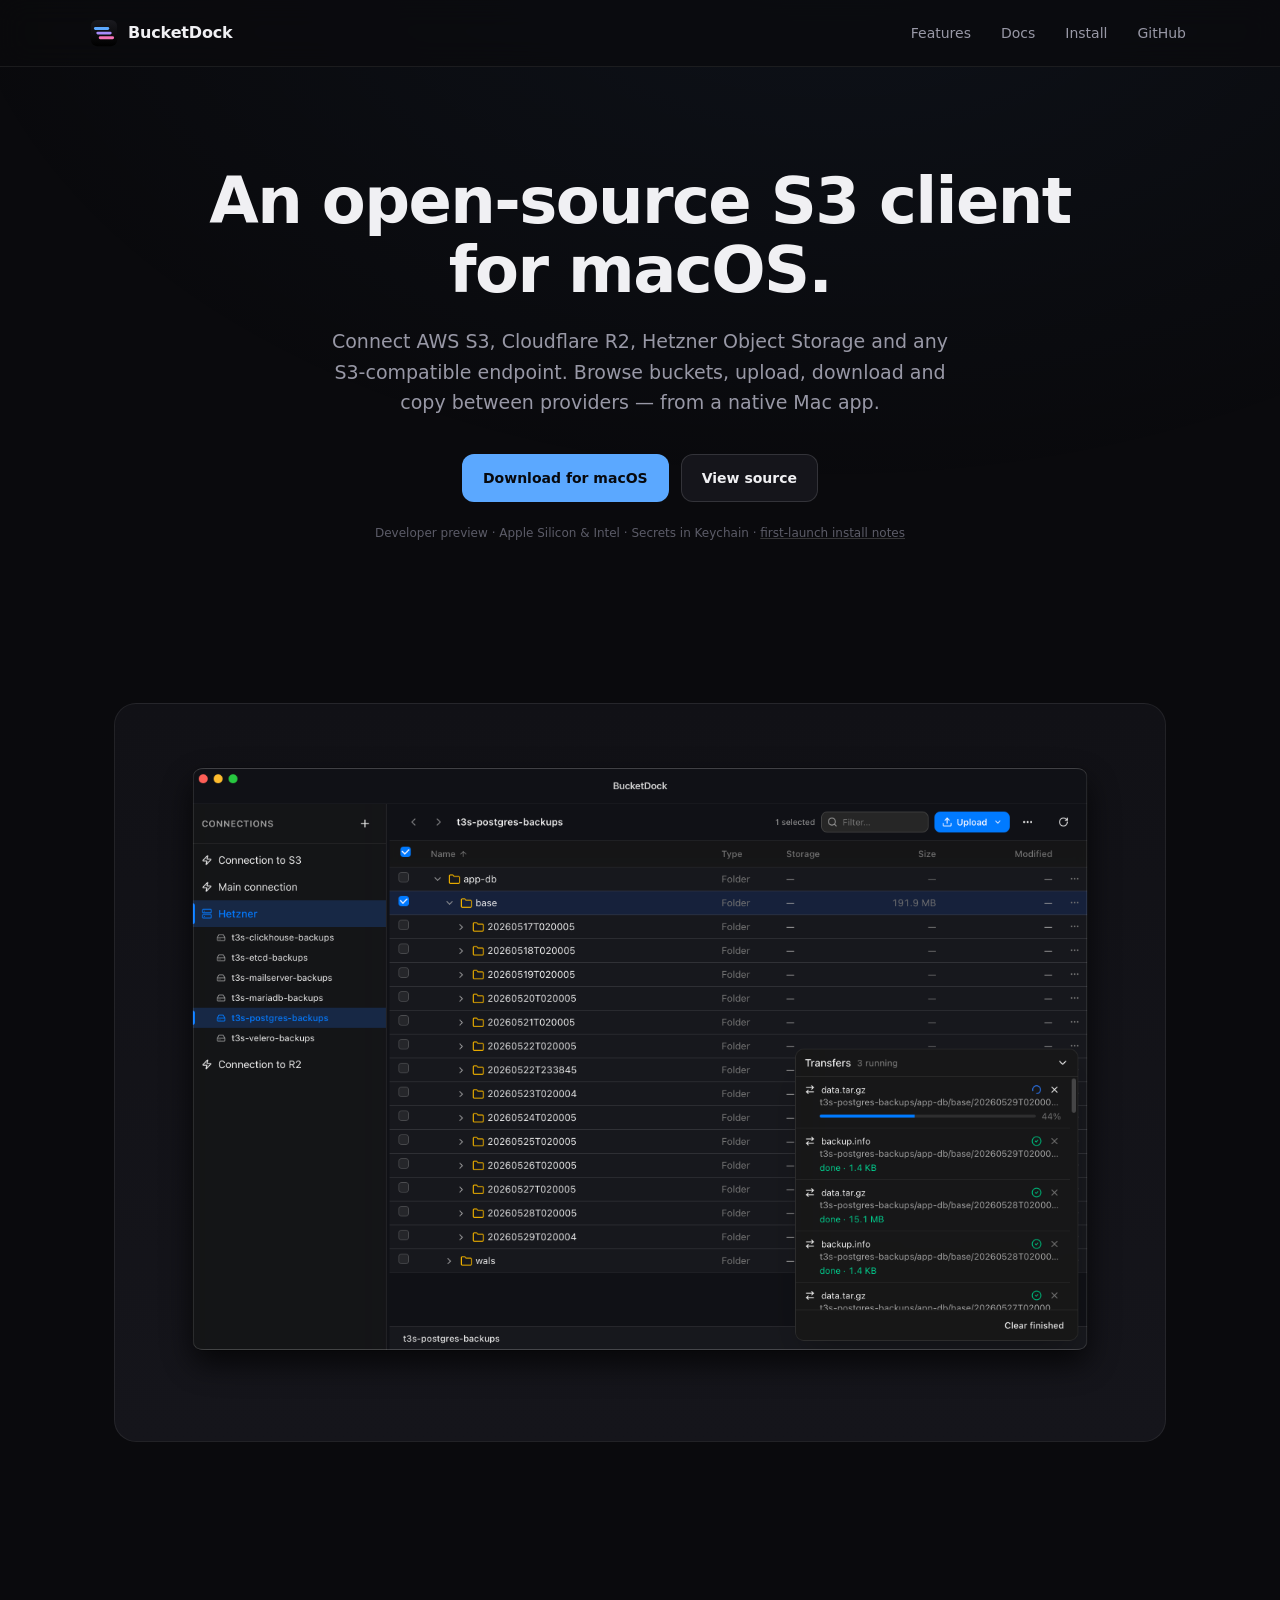
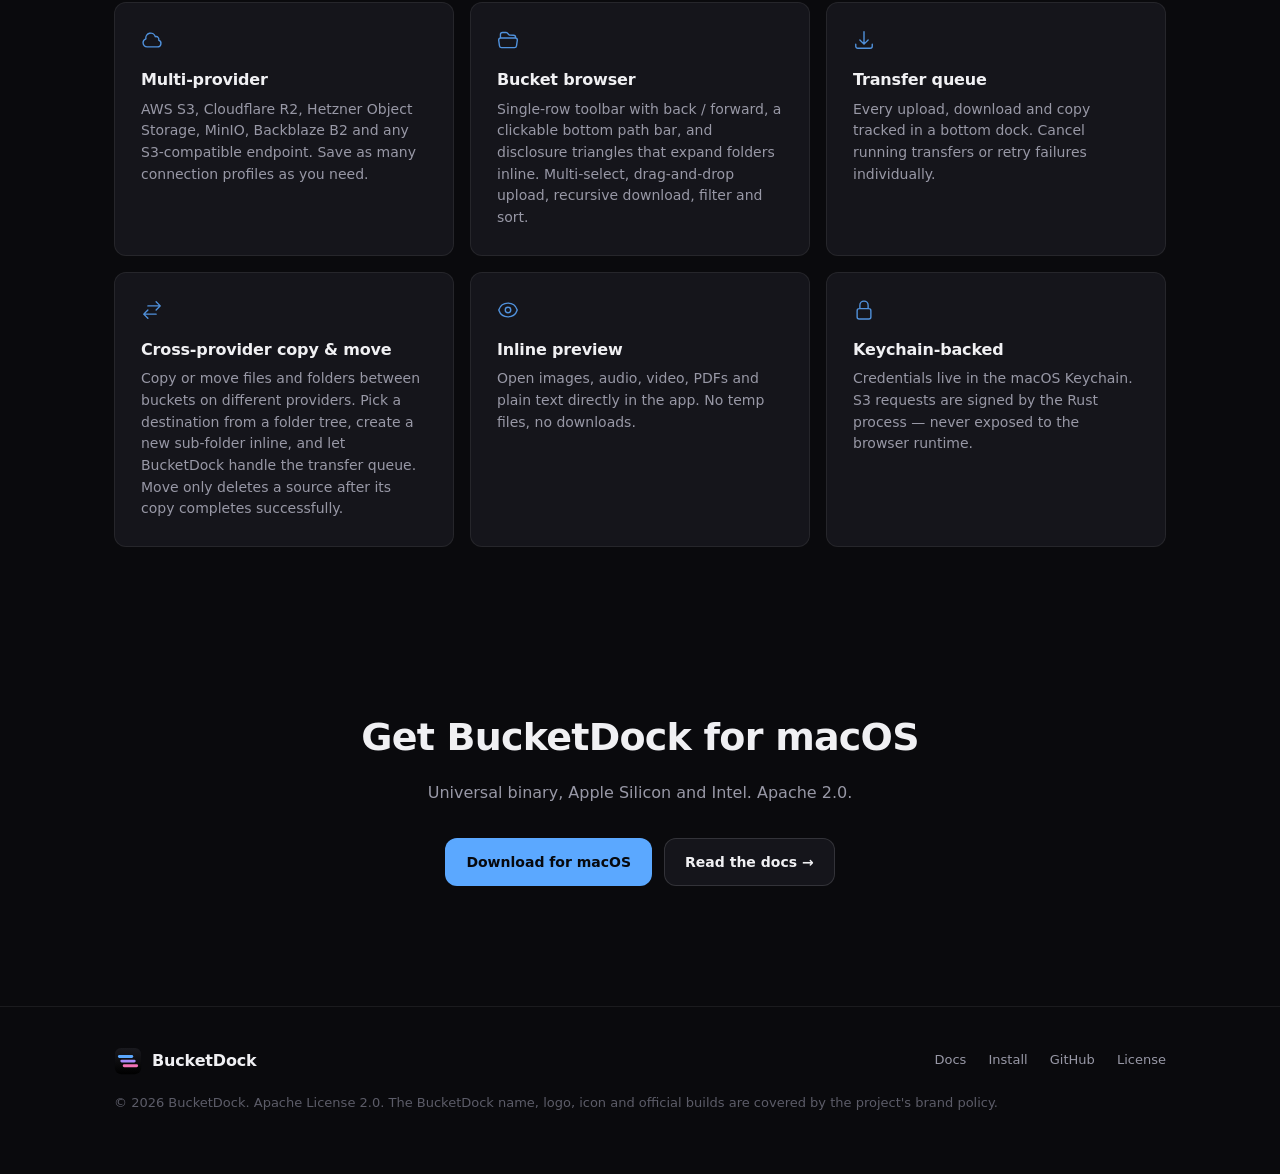
<file: index.html>
<!doctype html>
<html lang="en">
  <head>
    <meta charset="utf-8" />
    <meta name="viewport" content="width=device-width, initial-scale=1" />
    <title>BucketDock — Native macOS browser for S3-compatible storage</title>
    <meta
      name="description"
      content="A fast, native macOS desktop app for AWS S3, Cloudflare R2, Hetzner Object Storage and other S3-compatible providers. Browse, upload, download, copy between buckets — without the AWS console."
    />
    <meta name="theme-color" content="#0a0a0d" />
    <link rel="icon" type="image/svg+xml" href="assets/logo.svg" />
    <link
      rel="icon"
      type="image/png"
      sizes="32x32"
      href="assets/favicon-32.png"
    />
    <link rel="apple-touch-icon" href="assets/icon-512.png" />
    <link rel="canonical" href="https://bucketdock.com/" />

    <!-- Open Graph -->
    <meta property="og:type" content="website" />
    <meta
      property="og:title"
      content="BucketDock — Native macOS browser for S3-compatible storage"
    />
    <meta
      property="og:description"
      content="A fast, native macOS desktop app for AWS S3, Cloudflare R2, Hetzner Object Storage and other S3-compatible providers."
    />
    <meta property="og:url" content="https://bucketdock.com/" />
    <meta
      property="og:image"
      content="https://bucketdock.com/assets/icon-512.png"
    />
    <meta name="twitter:card" content="summary_large_image" />

    <link rel="stylesheet" href="styles.css" />
  </head>
  <body>
    <header class="nav">
      <div class="container nav-inner">
        <a class="brand" href="/">
          <img
            src="assets/logo.svg"
            alt="BucketDock logo"
            width="28"
            height="28"
          />
          BucketDock
        </a>
        <nav class="nav-links">
          <a href="#features">Features</a>
          <a href="docs.html">Docs</a>
          <a href="install.html">Install</a>
          <a
            href="https://github.com/bucketdock/bucketdock"
            target="_blank"
            rel="noopener"
            >GitHub</a
          >
        </nav>
        <button
          class="nav-menu-btn"
          id="nav-open"
          aria-label="Open menu"
          aria-expanded="false"
          aria-controls="nav-overlay"
        >
          <svg
            width="18"
            height="18"
            viewBox="0 0 18 18"
            fill="none"
            stroke="currentColor"
            stroke-width="1.8"
            stroke-linecap="round"
          >
            <line x1="2" y1="5" x2="16" y2="5" />
            <line x1="2" y1="9" x2="16" y2="9" />
            <line x1="2" y1="13" x2="16" y2="13" />
          </svg>
        </button>
      </div>
    </header>

    <!-- Mobile full-screen nav overlay -->
    <div
      id="nav-overlay"
      class="nav-overlay"
      role="dialog"
      aria-modal="true"
      aria-label="Site navigation"
    >
      <button class="nav-overlay-close" id="nav-close" aria-label="Close menu">
        &times;
      </button>
      <nav class="nav-overlay-links">
        <a href="index.html" class="is-current">Home</a>
        <a href="docs.html">Docs</a>
        <a href="install.html">Install</a>
        <a
          href="https://github.com/bucketdock/bucketdock"
          target="_blank"
          rel="noopener"
          >GitHub ↗</a
        >
      </nav>
    </div>

    <main>
      <section class="hero">
        <div class="container">
          <h1>An open-source S3 client<br />for macOS.</h1>
          <p>
            Connect AWS S3, Cloudflare R2, Hetzner Object Storage and any
            S3-compatible endpoint. Browse buckets, upload, download and copy
            between providers — from a native Mac app.
          </p>
          <div class="hero-actions">
            <a class="btn btn-primary" href="install.html"
              >Download for macOS</a
            >
            <a
              class="btn btn-secondary"
              href="https://github.com/bucketdock/bucketdock"
              target="_blank"
              rel="noopener"
              >View source</a
            >
          </div>
          <div class="hero-meta">
            Developer preview · Apple Silicon &amp; Intel · Secrets in Keychain
            ·
            <a href="install.html#macos-notice">first-launch install notes</a>
          </div>
        </div>
      </section>

      <section>
        <div class="container">
          <div class="panel">
            <img
              src="assets/bucketdock-app-screenshot.png"
              alt="BucketDock screenshot"
            />
          </div>
        </div>
      </section>

      <section id="features">
        <div class="container">
          <div class="grid">
            <div class="card">
              <div class="icon">
                <svg
                  viewBox="0 0 24 24"
                  fill="none"
                  stroke="currentColor"
                  stroke-width="1.5"
                  stroke-linecap="round"
                  stroke-linejoin="round"
                >
                  <path
                    d="M2.25 15a4.5 4.5 0 004.5 4.5H18a3.75 3.75 0 001.332-7.257 3 3 0 00-3.758-3.848 5.25 5.25 0 00-10.233 2.33A4.502 4.502 0 002.25 15z"
                  />
                </svg>
              </div>
              <h3>Multi-provider</h3>
              <p>
                AWS S3, Cloudflare R2, Hetzner Object Storage, MinIO, Backblaze
                B2 and any S3-compatible endpoint. Save as many connection
                profiles as you need.
              </p>
            </div>
            <div class="card">
              <div class="icon">
                <svg
                  viewBox="0 0 24 24"
                  fill="none"
                  stroke="currentColor"
                  stroke-width="1.5"
                  stroke-linecap="round"
                  stroke-linejoin="round"
                >
                  <path
                    d="M3.75 9.776c.112-.017.227-.026.344-.026h15.812c.117 0 .232.009.344.026m-16.5 0a2.25 2.25 0 00-1.883 2.542l.857 6a2.25 2.25 0 002.227 1.932H19.05a2.25 2.25 0 002.227-1.932l.857-6a2.25 2.25 0 00-1.883-2.542m-16.5 0V6A2.25 2.25 0 016 3.75h3.879a1.5 1.5 0 011.06.44l2.122 2.12a1.5 1.5 0 001.06.44H18A2.25 2.25 0 0120.25 9v.776"
                  />
                </svg>
              </div>
              <h3>Bucket browser</h3>
              <p>
                Single-row toolbar with back / forward, a clickable bottom path
                bar, and disclosure triangles that expand folders inline.
                Multi-select, drag-and-drop upload, recursive download, filter
                and sort.
              </p>
            </div>
            <div class="card">
              <div class="icon">
                <svg
                  viewBox="0 0 24 24"
                  fill="none"
                  stroke="currentColor"
                  stroke-width="1.5"
                  stroke-linecap="round"
                  stroke-linejoin="round"
                >
                  <path
                    d="M3 16.5v2.25A2.25 2.25 0 005.25 21h13.5A2.25 2.25 0 0021 18.75V16.5M16.5 12L12 16.5m0 0L7.5 12m4.5 4.5V3"
                  />
                </svg>
              </div>
              <h3>Transfer queue</h3>
              <p>
                Every upload, download and copy tracked in a bottom dock. Cancel
                running transfers or retry failures individually.
              </p>
            </div>
            <div class="card">
              <div class="icon">
                <svg
                  viewBox="0 0 24 24"
                  fill="none"
                  stroke="currentColor"
                  stroke-width="1.5"
                  stroke-linecap="round"
                  stroke-linejoin="round"
                >
                  <path
                    d="M7.5 21L3 16.5m0 0L7.5 12M3 16.5h13.5m0-13.5L21 7.5m0 0L16.5 12M21 7.5H7.5"
                  />
                </svg>
              </div>
              <h3>Cross-provider copy &amp; move</h3>
              <p>
                Copy or move files and folders between buckets on different
                providers. Pick a destination from a folder tree, create a new
                sub-folder inline, and let BucketDock handle the transfer queue.
                Move only deletes a source after its copy completes
                successfully.
              </p>
            </div>
            <div class="card">
              <div class="icon">
                <svg
                  viewBox="0 0 24 24"
                  fill="none"
                  stroke="currentColor"
                  stroke-width="1.5"
                  stroke-linecap="round"
                  stroke-linejoin="round"
                >
                  <path
                    d="M2.036 12.322a1.012 1.012 0 010-.639C3.423 7.51 7.36 4.5 12 4.5c4.638 0 8.573 3.007 9.963 7.178.07.207.07.431 0 .639C20.577 16.49 16.64 19.5 12 19.5c-4.638 0-8.573-3.007-9.963-7.178z"
                  />
                  <path d="M15 12a3 3 0 11-6 0 3 3 0 016 0z" />
                </svg>
              </div>
              <h3>Inline preview</h3>
              <p>
                Open images, audio, video, PDFs and plain text directly in the
                app. No temp files, no downloads.
              </p>
            </div>
            <div class="card">
              <div class="icon">
                <svg
                  viewBox="0 0 24 24"
                  fill="none"
                  stroke="currentColor"
                  stroke-width="1.5"
                  stroke-linecap="round"
                  stroke-linejoin="round"
                >
                  <path
                    d="M16.5 10.5V6.75a4.5 4.5 0 10-9 0v3.75m-.75 11.25h10.5a2.25 2.25 0 002.25-2.25v-6.75a2.25 2.25 0 00-2.25-2.25H6.75a2.25 2.25 0 00-2.25 2.25v6.75a2.25 2.25 0 002.25 2.25z"
                  />
                </svg>
              </div>
              <h3>Keychain-backed</h3>
              <p>
                Credentials live in the macOS Keychain. S3 requests are signed
                by the Rust process — never exposed to the browser runtime.
              </p>
            </div>
          </div>
        </div>
      </section>

      <section class="cta">
        <div class="container">
          <h2>Get BucketDock for macOS</h2>
          <p>Universal binary, Apple Silicon and Intel. Apache 2.0.</p>
          <div class="hero-actions">
            <a class="btn btn-primary" href="install.html"
              >Download for macOS</a
            >
            <a class="btn btn-secondary" href="docs.html">Read the docs →</a>
          </div>
        </div>
      </section>
    </main>

    <footer>
      <div class="container footer-inner">
        <div class="brand">
          <img
            src="assets/logo.svg"
            alt="BucketDock logo"
            width="22"
            height="22"
          />
          <span>BucketDock</span>
        </div>
        <div class="footer-links">
          <a href="docs.html">Docs</a>
          <a href="install.html">Install</a>
          <a
            href="https://github.com/bucketdock/bucketdock"
            target="_blank"
            rel="noopener"
            >GitHub</a
          >
          <a
            href="https://github.com/bucketdock/bucketdock/blob/main/LICENSE"
            target="_blank"
            rel="noopener"
            >License</a
          >
        </div>
      </div>
      <div class="container" style="margin-top: 18px; color: var(--text-faint)">
        © <span id="y"></span> BucketDock. Apache License 2.0. The BucketDock
        name, logo, icon and official builds are covered by the project's brand
        policy.
      </div>
    </footer>

    <script>
      document.getElementById("y").textContent = new Date().getFullYear();

      (function () {
        var btn = document.getElementById("nav-open");
        var closeBtn = document.getElementById("nav-close");
        var overlay = document.getElementById("nav-overlay");
        function openMenu() {
          overlay.classList.add("is-open");
          btn.setAttribute("aria-expanded", "true");
          document.body.style.overflow = "hidden";
          closeBtn.focus();
        }
        function closeMenu() {
          overlay.classList.remove("is-open");
          btn.setAttribute("aria-expanded", "false");
          document.body.style.overflow = "";
          btn.focus();
        }
        btn.addEventListener("click", openMenu);
        closeBtn.addEventListener("click", closeMenu);
        overlay.addEventListener("click", function (e) {
          if (e.target === overlay) closeMenu();
        });
        document.addEventListener("keydown", function (e) {
          if (e.key === "Escape" && overlay.classList.contains("is-open"))
            closeMenu();
        });
      })();
    </script>
  </body>
</html>
</file>
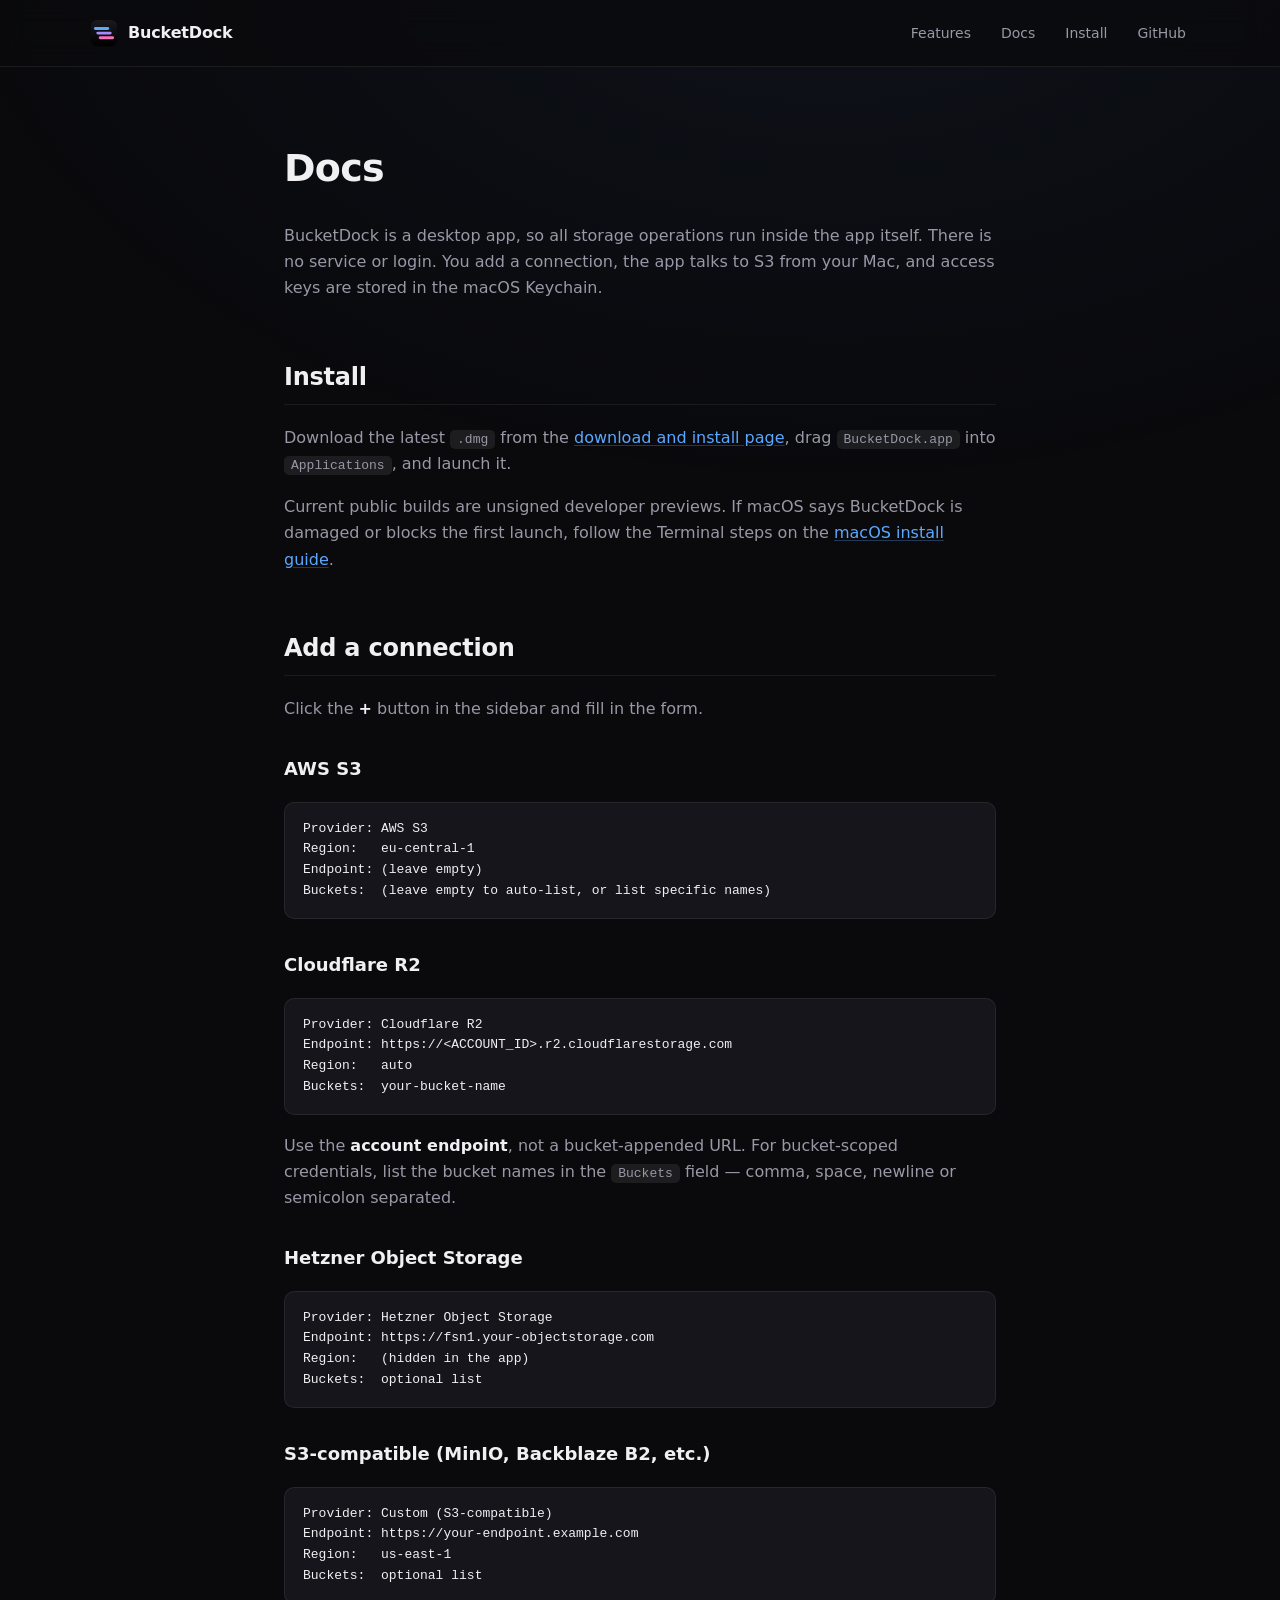
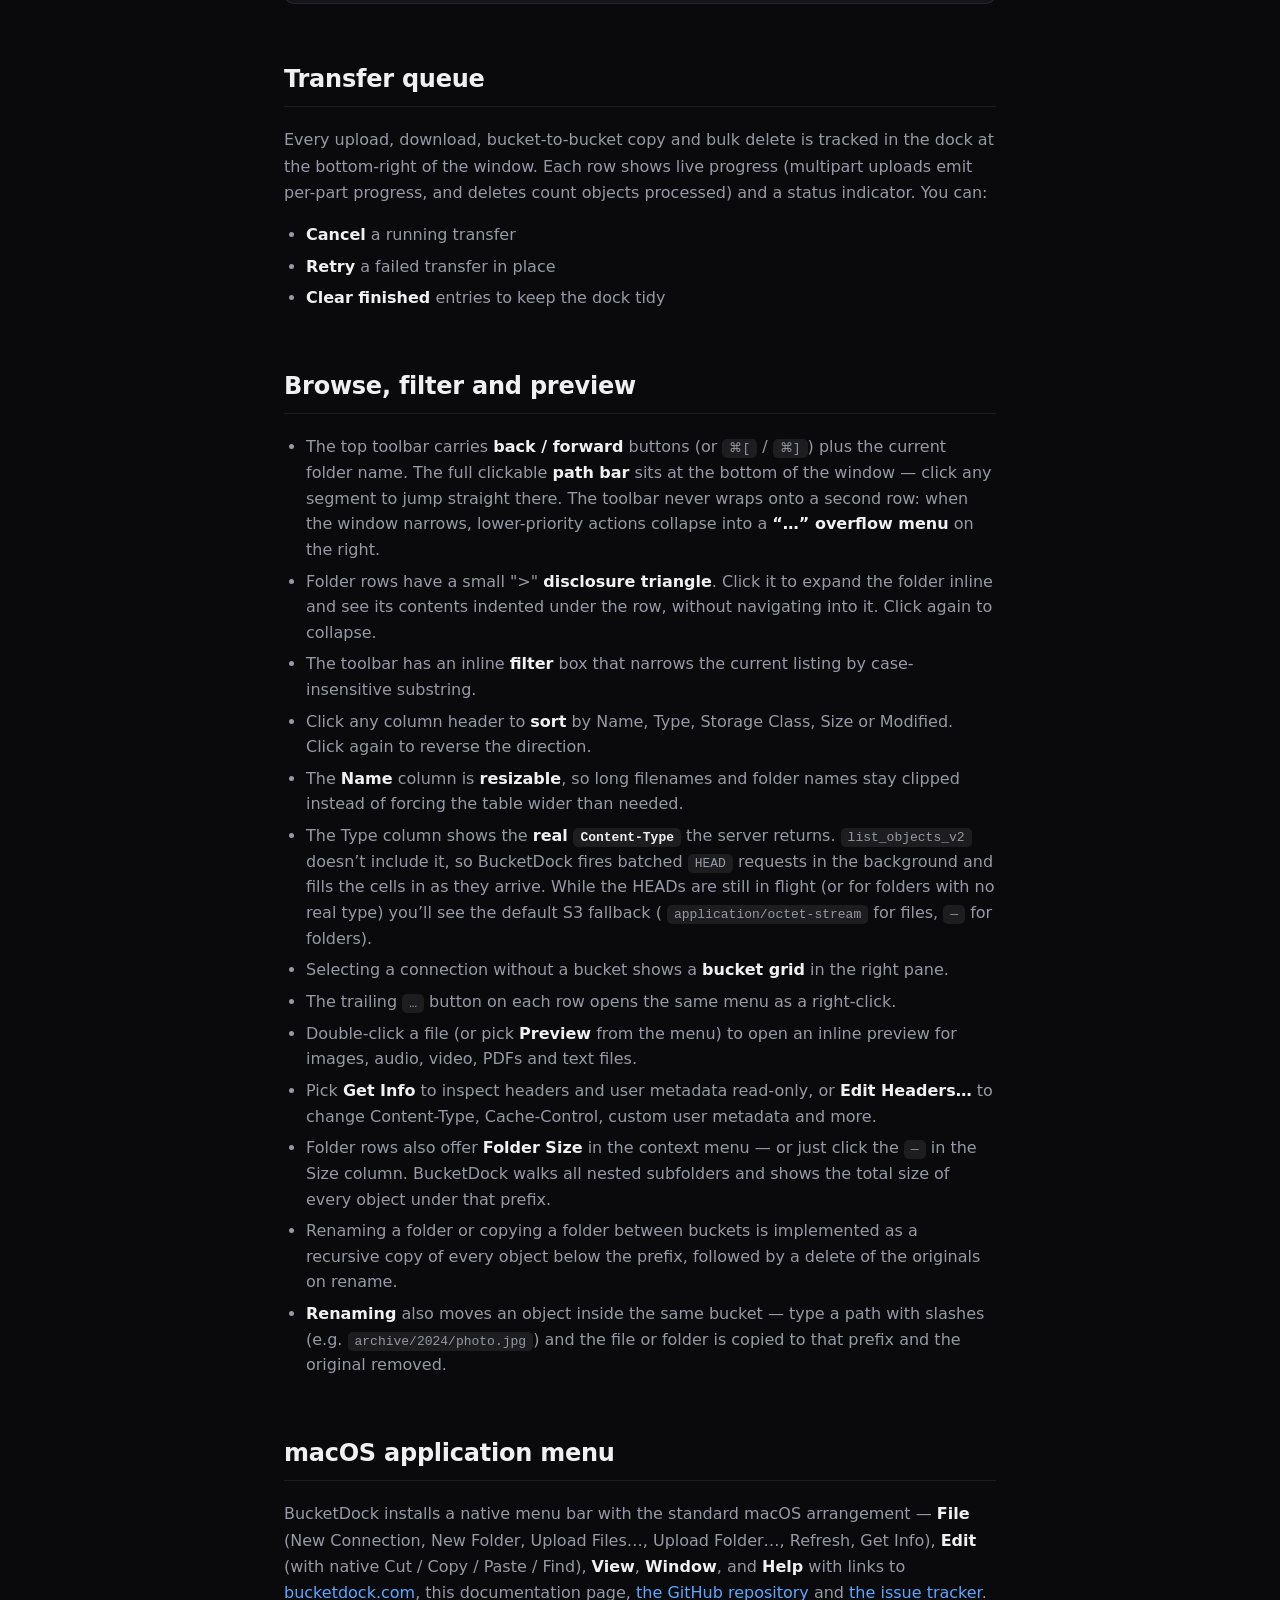
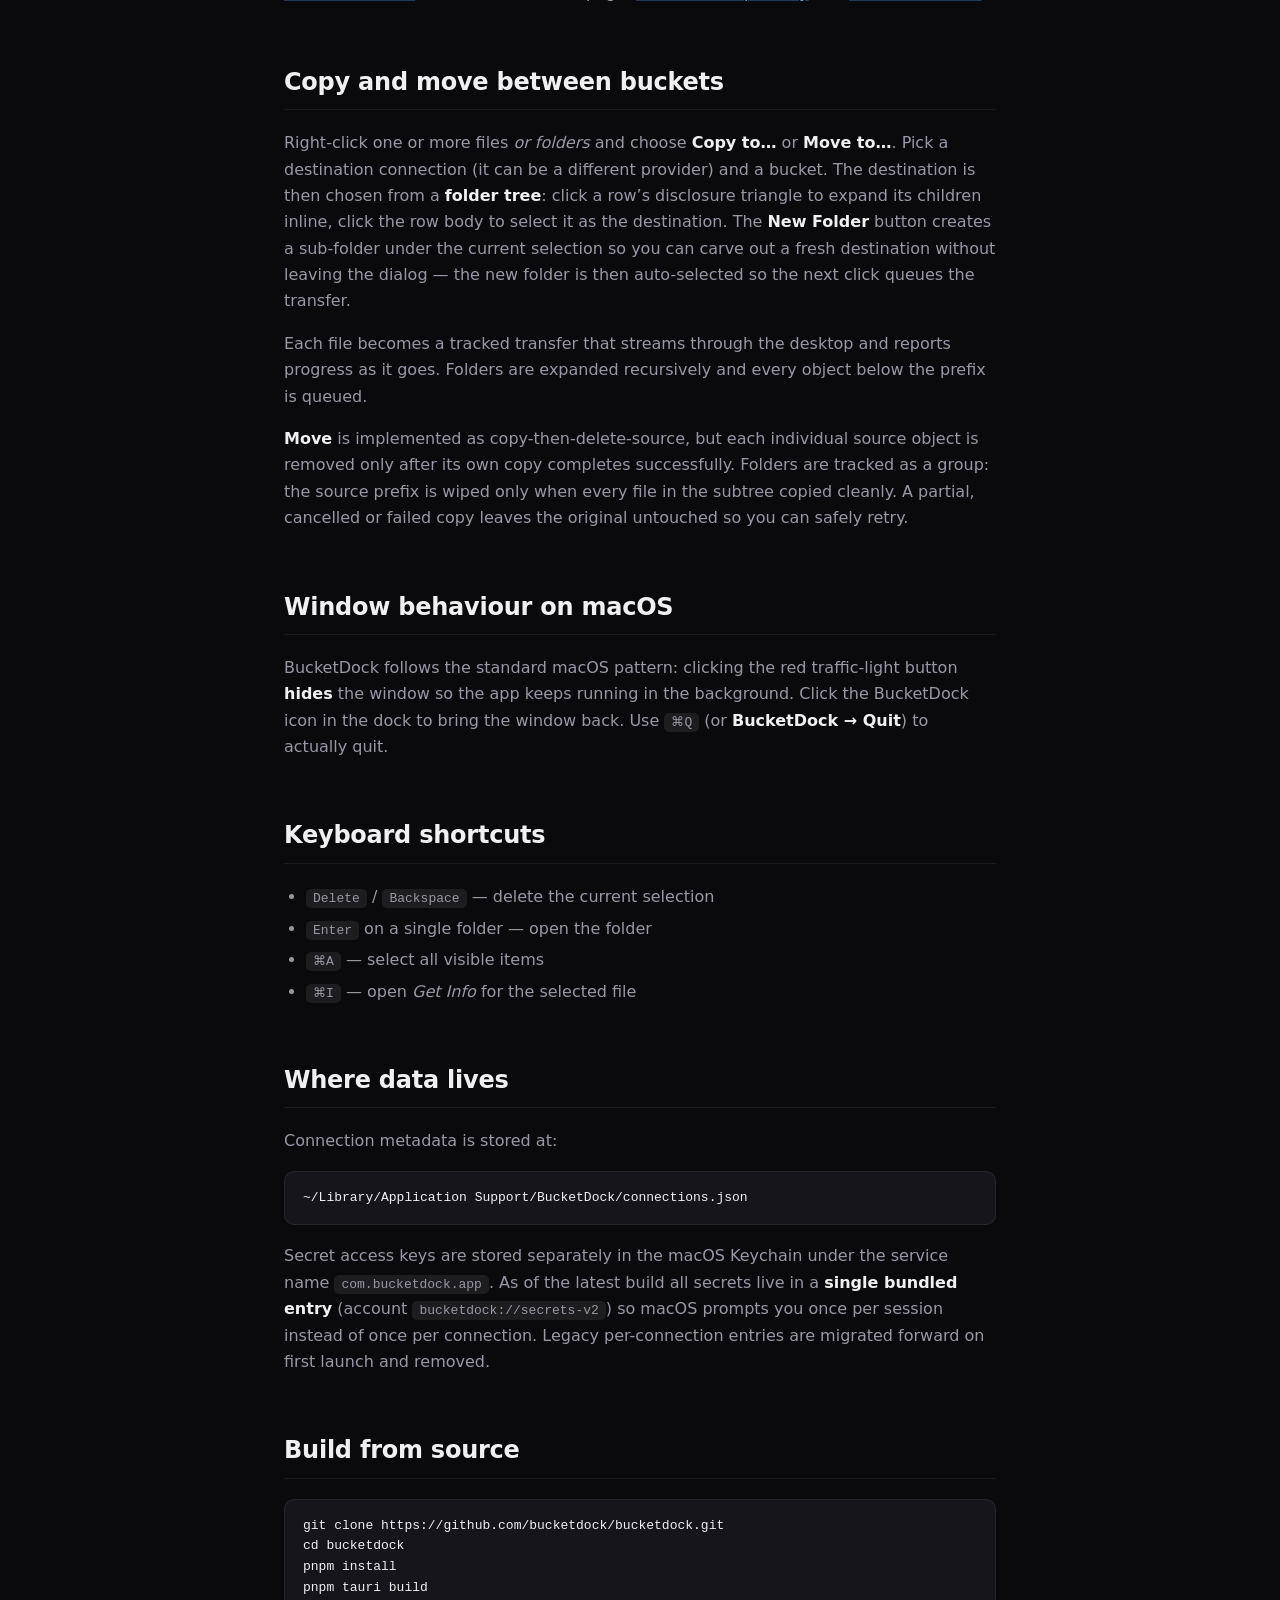
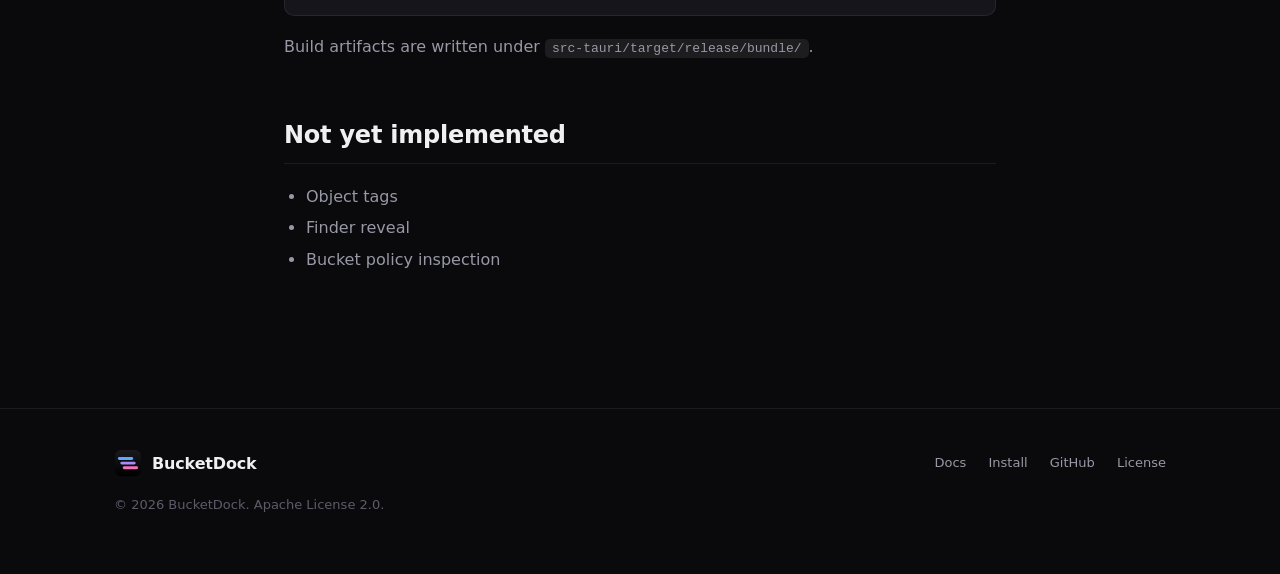
<file: docs.html>
<!doctype html>
<html lang="en">
  <head>
    <meta charset="utf-8" />
    <meta name="viewport" content="width=device-width, initial-scale=1" />
    <title>Docs · BucketDock</title>
    <meta
      name="description"
      content="Connect AWS S3, Cloudflare R2, Hetzner Object Storage or any S3-compatible endpoint to BucketDock — and learn the keyboard shortcuts and transfer queue."
    />
    <link rel="icon" type="image/svg+xml" href="assets/logo.svg" />
    <link
      rel="icon"
      type="image/png"
      sizes="32x32"
      href="assets/favicon-32.png"
    />
    <link rel="apple-touch-icon" href="assets/icon-512.png" />
    <link rel="canonical" href="https://bucketdock.com/docs.html" />
    <link rel="stylesheet" href="styles.css" />
  </head>
  <body>
    <header class="nav">
      <div class="container nav-inner">
        <a class="brand" href="/">
          <img
            src="assets/logo.svg"
            alt="BucketDock logo"
            width="28"
            height="28"
          />
          BucketDock
        </a>
        <nav class="nav-links">
          <a href="index.html#features">Features</a>
          <a href="docs.html">Docs</a>
          <a href="install.html">Install</a>
          <a
            href="https://github.com/bucketdock/bucketdock"
            target="_blank"
            rel="noopener"
            >GitHub</a
          >
        </nav>
        <button
          class="nav-menu-btn"
          id="nav-open"
          aria-label="Open menu"
          aria-expanded="false"
          aria-controls="nav-overlay"
        >
          <svg
            width="18"
            height="18"
            viewBox="0 0 18 18"
            fill="none"
            stroke="currentColor"
            stroke-width="1.8"
            stroke-linecap="round"
          >
            <line x1="2" y1="5" x2="16" y2="5" />
            <line x1="2" y1="9" x2="16" y2="9" />
            <line x1="2" y1="13" x2="16" y2="13" />
          </svg>
        </button>
      </div>
    </header>

    <!-- Mobile full-screen nav overlay -->
    <div
      id="nav-overlay"
      class="nav-overlay"
      role="dialog"
      aria-modal="true"
      aria-label="Site navigation"
    >
      <button class="nav-overlay-close" id="nav-close" aria-label="Close menu">
        &times;
      </button>
      <nav class="nav-overlay-links">
        <a href="index.html">Home</a>
        <a href="docs.html" class="is-current">Docs</a>
        <a href="install.html">Install</a>
        <a
          href="https://github.com/bucketdock/bucketdock"
          target="_blank"
          rel="noopener"
          >GitHub ↗</a
        >
      </nav>
    </div>

    <main>
      <section>
        <div class="container prose">
          <h1>Docs</h1>
          <p>
            BucketDock is a desktop app, so all storage operations run inside
            the app itself. There is no service or login. You add a connection,
            the app talks to S3 from your Mac, and access keys are stored in the
            macOS Keychain.
          </p>

          <h2 id="install">Install</h2>
          <p>
            Download the latest <code>.dmg</code> from the
            <a href="install.html">download and install page</a>, drag
            <code>BucketDock.app</code> into <code>Applications</code>, and
            launch it.
          </p>
          <p>
            Current public builds are unsigned developer previews. If macOS says
            BucketDock is damaged or blocks the first launch, follow the
            Terminal steps on the
            <a href="install.html#macos-notice">macOS install guide</a>.
          </p>

          <h2 id="add-connection">Add a connection</h2>
          <p>
            Click the <strong>+</strong> button in the sidebar and fill in the
            form.
          </p>

          <h3>AWS S3</h3>
          <pre><code>Provider: AWS S3
Region:   eu-central-1
Endpoint: (leave empty)
Buckets:  (leave empty to auto-list, or list specific names)</code></pre>

          <h3>Cloudflare R2</h3>
          <pre><code>Provider: Cloudflare R2
Endpoint: https://&lt;ACCOUNT_ID&gt;.r2.cloudflarestorage.com
Region:   auto
Buckets:  your-bucket-name</code></pre>
          <p>
            Use the <strong>account endpoint</strong>, not a bucket-appended
            URL. For bucket-scoped credentials, list the bucket names in the
            <code>Buckets</code> field — comma, space, newline or semicolon
            separated.
          </p>

          <h3>Hetzner Object Storage</h3>
          <pre><code>Provider: Hetzner Object Storage
Endpoint: https://fsn1.your-objectstorage.com
Region:   (hidden in the app)
Buckets:  optional list</code></pre>

          <h3>S3-compatible (MinIO, Backblaze B2, etc.)</h3>
          <pre><code>Provider: Custom (S3-compatible)
Endpoint: https://your-endpoint.example.com
Region:   us-east-1
Buckets:  optional list</code></pre>

          <h2 id="transfers">Transfer queue</h2>
          <p>
            Every upload, download, bucket-to-bucket copy and bulk delete is
            tracked in the dock at the bottom-right of the window. Each row
            shows live progress (multipart uploads emit per-part progress, and
            deletes count objects processed) and a status indicator. You can:
          </p>
          <ul>
            <li><strong>Cancel</strong> a running transfer</li>
            <li><strong>Retry</strong> a failed transfer in place</li>
            <li>
              <strong>Clear finished</strong> entries to keep the dock tidy
            </li>
          </ul>

          <h2 id="browse">Browse, filter and preview</h2>
          <ul>
            <li>
              The top toolbar carries
              <strong>back / forward</strong> buttons (or <code>⌘[</code> /
              <code>⌘]</code>) plus the current folder name. The full clickable
              <strong>path bar</strong> sits at the bottom of the window — click
              any segment to jump straight there. The toolbar never wraps onto a
              second row: when the window narrows, lower-priority actions
              collapse into a <strong>“…” overflow menu</strong> on the right.
            </li>
            <li>
              Folder rows have a small ">"
              <strong>disclosure triangle</strong>. Click it to expand the
              folder inline and see its contents indented under the row, without
              navigating into it. Click again to collapse.
            </li>
            <li>
              The toolbar has an inline <strong>filter</strong> box that narrows
              the current listing by case-insensitive substring.
            </li>
            <li>
              Click any column header to <strong>sort</strong> by Name, Type,
              Storage Class, Size or Modified. Click again to reverse the
              direction.
            </li>
            <li>
              The <strong>Name</strong> column is <strong>resizable</strong>, so
              long filenames and folder names stay clipped instead of forcing
              the table wider than needed.
            </li>
            <li>
              The Type column shows the
              <strong>real <code>Content-Type</code></strong> the server
              returns. <code>list_objects_v2</code> doesn’t include it, so
              BucketDock fires batched <code>HEAD</code> requests in the
              background and fills the cells in as they arrive. While the HEADs
              are still in flight (or for folders with no real type) you’ll see
              the default S3 fallback (
              <code>application/octet-stream</code> for files,
              <code>—</code> for folders).
            </li>
            <li>
              Selecting a connection without a bucket shows a
              <strong>bucket grid</strong> in the right pane.
            </li>
            <li>
              The trailing <code>…</code> button on each row opens the same menu
              as a right-click.
            </li>
            <li>
              Double-click a file (or pick <strong>Preview</strong> from the
              menu) to open an inline preview for images, audio, video, PDFs and
              text files.
            </li>
            <li>
              Pick <strong>Get Info</strong> to inspect headers and user
              metadata read-only, or <strong>Edit Headers…</strong> to change
              Content-Type, Cache-Control, custom user metadata and more.
            </li>
            <li>
              Folder rows also offer <strong>Folder Size</strong> in the context
              menu — or just click the <code>—</code> in the Size column.
              BucketDock walks all nested subfolders and shows the total size of
              every object under that prefix.
            </li>
            <li>
              Renaming a folder or copying a folder between buckets is
              implemented as a recursive copy of every object below the prefix,
              followed by a delete of the originals on rename.
            </li>
            <li>
              <strong>Renaming</strong> also moves an object inside the same
              bucket — type a path with slashes (e.g.
              <code>archive/2024/photo.jpg</code>) and the file or folder is
              copied to that prefix and the original removed.
            </li>
          </ul>

          <h2 id="menu">macOS application menu</h2>
          <p>
            BucketDock installs a native menu bar with the standard macOS
            arrangement — <strong>File</strong> (New Connection, New Folder,
            Upload Files…, Upload Folder…, Refresh, Get Info),
            <strong>Edit</strong> (with native Cut / Copy / Paste / Find),
            <strong>View</strong>, <strong>Window</strong>, and
            <strong>Help</strong> with links to
            <a href="https://bucketdock.com">bucketdock.com</a>, this
            documentation page,
            <a href="https://github.com/bucketdock/bucketdock"
              >the GitHub repository</a
            >
            and
            <a href="https://github.com/bucketdock/bucketdock/issues"
              >the issue tracker</a
            >.
          </p>

          <h2 id="copy">Copy and move between buckets</h2>
          <p>
            Right-click one or more files <em>or folders</em> and choose
            <strong>Copy to…</strong> or <strong>Move to…</strong>. Pick a
            destination connection (it can be a different provider) and a
            bucket. The destination is then chosen from a
            <strong>folder tree</strong>: click a row’s disclosure triangle to
            expand its children inline, click the row body to select it as the
            destination. The <strong>New Folder</strong> button creates a
            sub-folder under the current selection so you can carve out a fresh
            destination without leaving the dialog — the new folder is then
            auto-selected so the next click queues the transfer.
          </p>
          <p>
            Each file becomes a tracked transfer that streams through the
            desktop and reports progress as it goes. Folders are expanded
            recursively and every object below the prefix is queued.
          </p>
          <p>
            <strong>Move</strong> is implemented as copy-then-delete-source, but
            each individual source object is removed only after its own copy
            completes successfully. Folders are tracked as a group: the source
            prefix is wiped only when every file in the subtree copied cleanly.
            A partial, cancelled or failed copy leaves the original untouched so
            you can safely retry.
          </p>

          <h2 id="window">Window behaviour on macOS</h2>
          <p>
            BucketDock follows the standard macOS pattern: clicking the red
            traffic-light button <strong>hides</strong> the window so the app
            keeps running in the background. Click the BucketDock icon in the
            dock to bring the window back. Use <code>⌘Q</code> (or
            <strong>BucketDock → Quit</strong>) to actually quit.
          </p>

          <h2 id="shortcuts">Keyboard shortcuts</h2>
          <ul>
            <li>
              <code>Delete</code> / <code>Backspace</code> — delete the current
              selection
            </li>
            <li><code>Enter</code> on a single folder — open the folder</li>
            <li><code>⌘A</code> — select all visible items</li>
            <li>
              <code>⌘I</code> — open <em>Get Info</em> for the selected file
            </li>
          </ul>

          <h2 id="storage">Where data lives</h2>
          <p>Connection metadata is stored at:</p>
          <pre><code>~/Library/Application Support/BucketDock/connections.json</code></pre>
          <p>
            Secret access keys are stored separately in the macOS Keychain under
            the service name <code>com.bucketdock.app</code>. As of the latest
            build all secrets live in a
            <strong>single bundled entry</strong> (account
            <code>bucketdock://secrets-v2</code>) so macOS prompts you once per
            session instead of once per connection. Legacy per-connection
            entries are migrated forward on first launch and removed.
          </p>

          <h2 id="build-from-source">Build from source</h2>
          <pre><code>git clone https://github.com/bucketdock/bucketdock.git
cd bucketdock
pnpm install
pnpm tauri build</code></pre>
          <p>
            Build artifacts are written under
            <code>src-tauri/target/release/bundle/</code>.
          </p>

          <h2 id="not-yet">Not yet implemented</h2>
          <ul>
            <li>Object tags</li>
            <li>Finder reveal</li>
            <li>Bucket policy inspection</li>
          </ul>
        </div>
      </section>
    </main>

    <footer>
      <div class="container footer-inner">
        <div class="brand">
          <img
            src="assets/logo.svg"
            alt="BucketDock logo"
            width="22"
            height="22"
          />
          <span>BucketDock</span>
        </div>
        <div class="footer-links">
          <a href="docs.html">Docs</a>
          <a href="install.html">Install</a>
          <a
            href="https://github.com/bucketdock/bucketdock"
            target="_blank"
            rel="noopener"
            >GitHub</a
          >
          <a
            href="https://github.com/bucketdock/bucketdock/blob/main/LICENSE"
            target="_blank"
            rel="noopener"
            >License</a
          >
        </div>
      </div>
      <div class="container" style="margin-top: 18px; color: var(--text-faint)">
        © <span id="y"></span> BucketDock. Apache License 2.0.
      </div>
    </footer>

    <script>
      document.getElementById("y").textContent = new Date().getFullYear();

      (function () {
        var btn = document.getElementById("nav-open");
        var closeBtn = document.getElementById("nav-close");
        var overlay = document.getElementById("nav-overlay");
        function openMenu() {
          overlay.classList.add("is-open");
          btn.setAttribute("aria-expanded", "true");
          document.body.style.overflow = "hidden";
          closeBtn.focus();
        }
        function closeMenu() {
          overlay.classList.remove("is-open");
          btn.setAttribute("aria-expanded", "false");
          document.body.style.overflow = "";
          btn.focus();
        }
        btn.addEventListener("click", openMenu);
        closeBtn.addEventListener("click", closeMenu);
        overlay.addEventListener("click", function (e) {
          if (e.target === overlay) closeMenu();
        });
        document.addEventListener("keydown", function (e) {
          if (e.key === "Escape" && overlay.classList.contains("is-open"))
            closeMenu();
        });
      })();
    </script>
  </body>
</html>
</file>
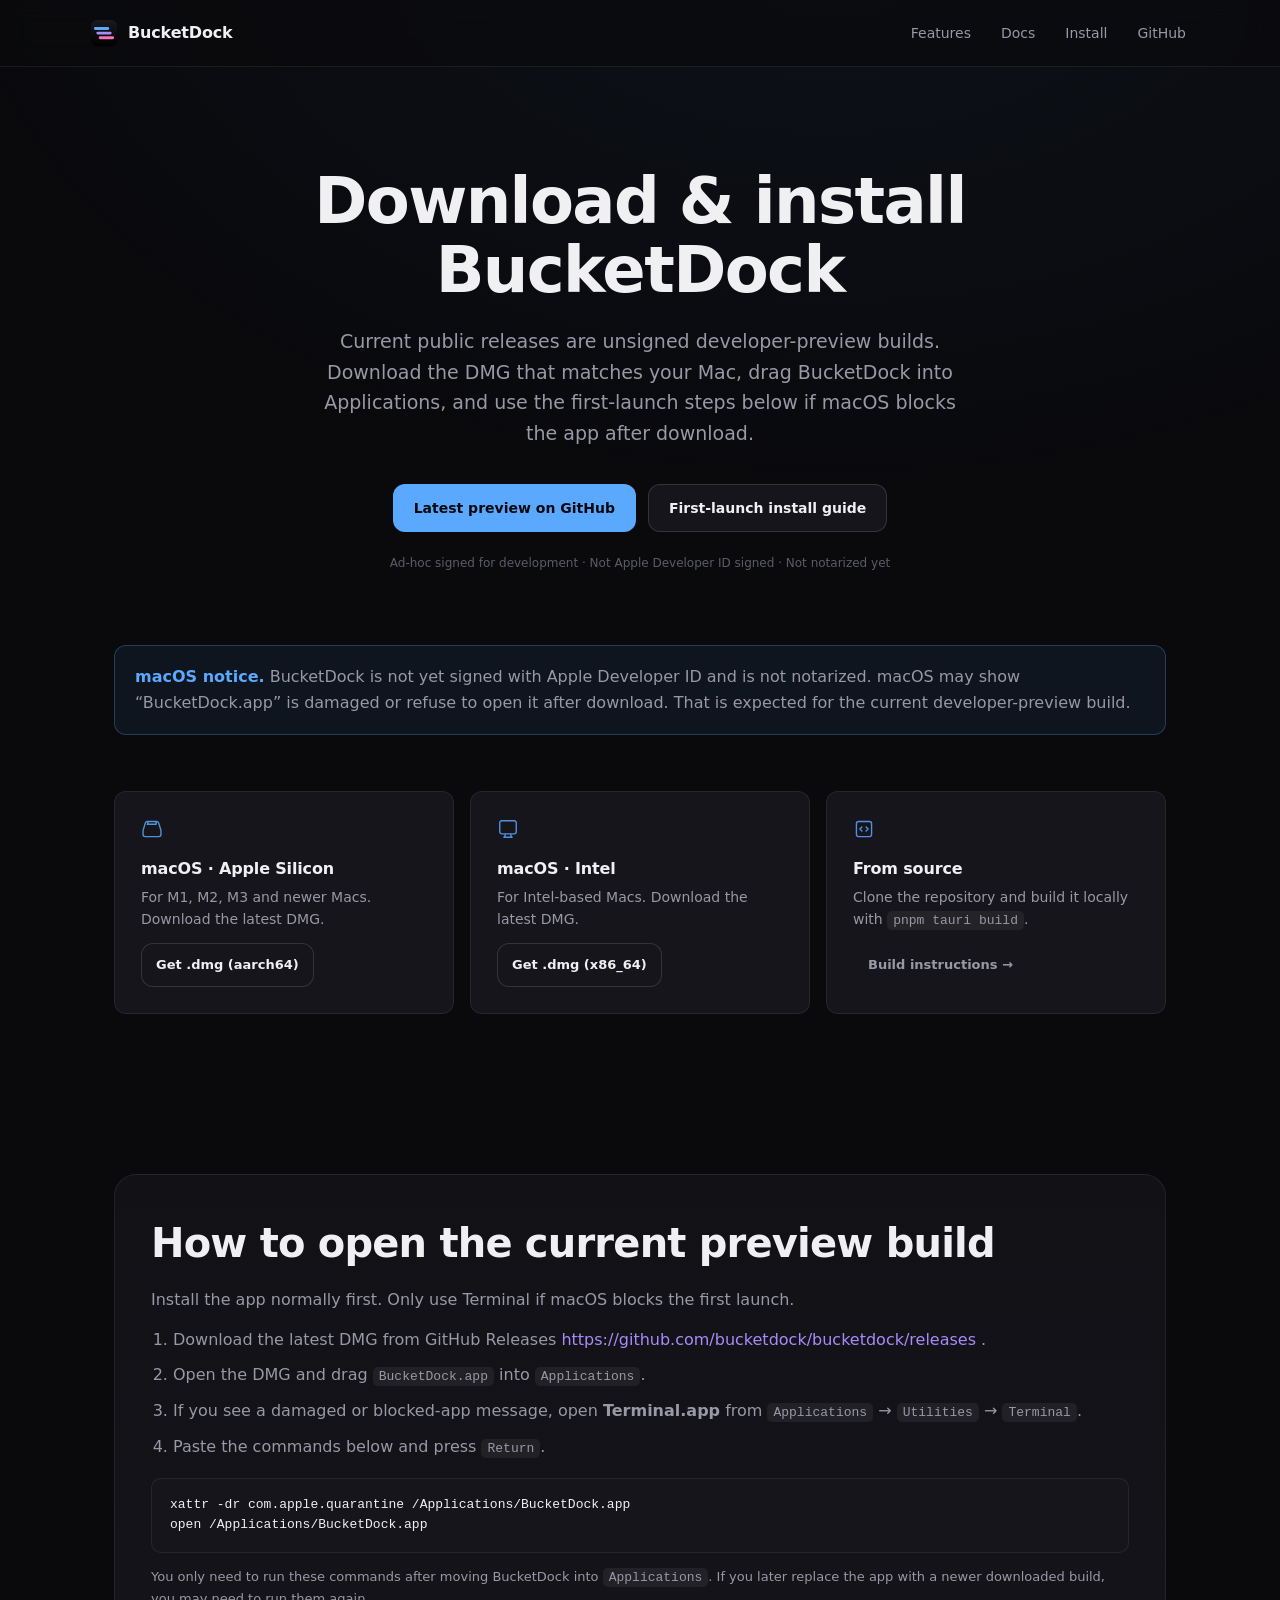
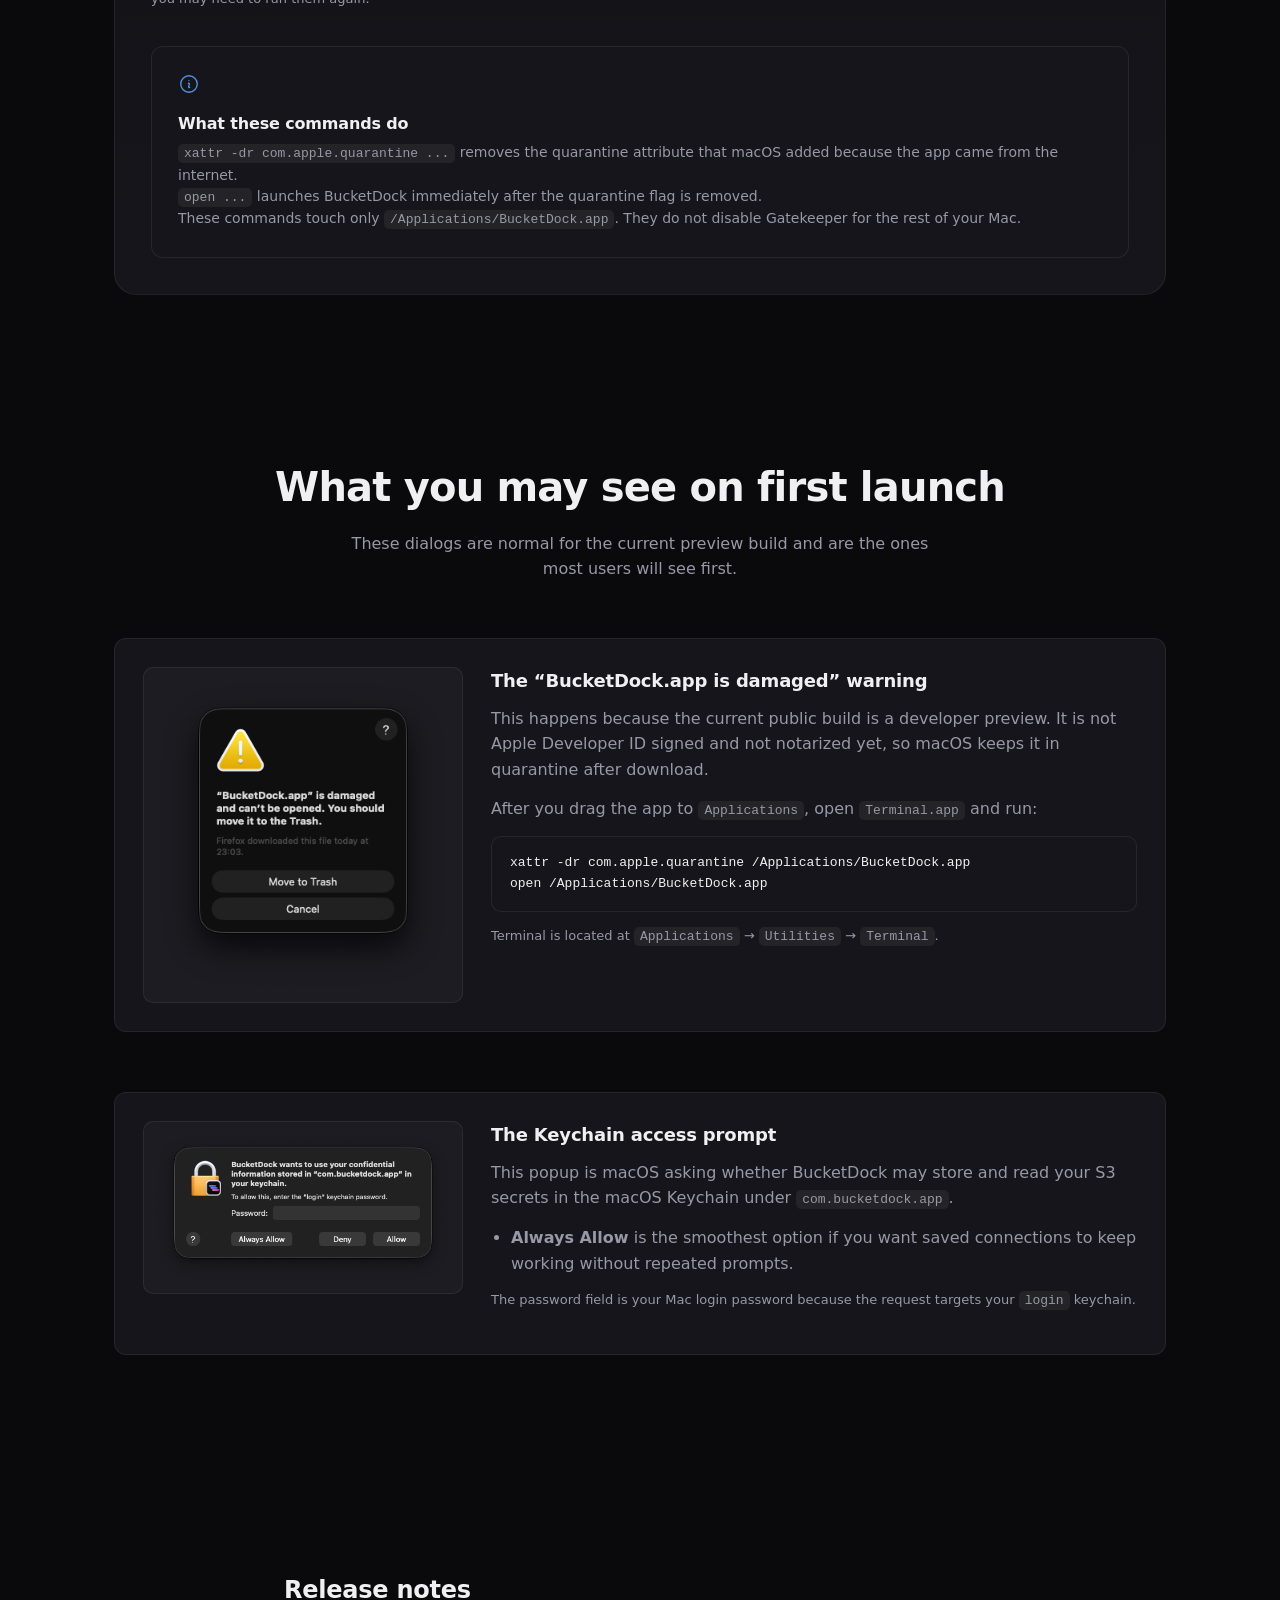
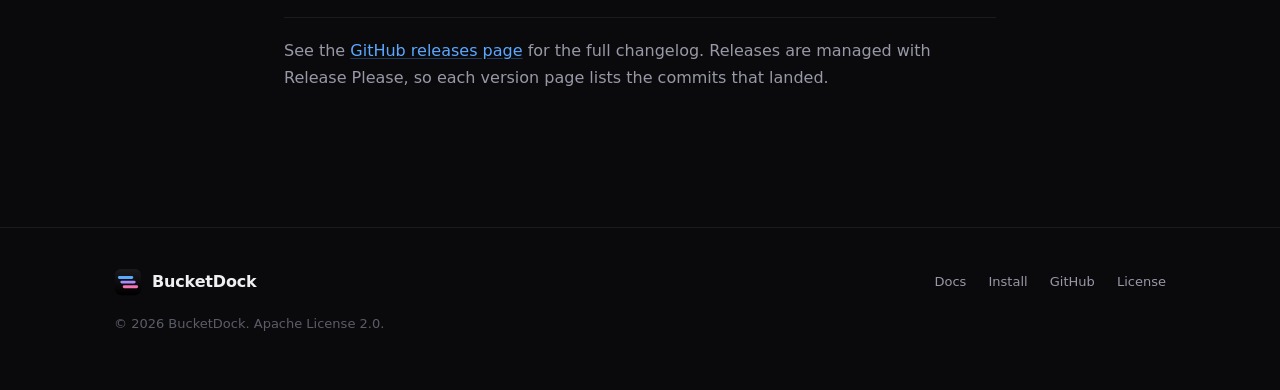
<file: install.html>
<!doctype html>
<html lang="en">
  <head>
    <meta charset="utf-8" />
    <meta name="viewport" content="width=device-width, initial-scale=1" />
    <title>Download &amp; Install · BucketDock</title>
    <meta
      name="description"
      content="Download the current BucketDock macOS developer preview and follow the first-launch install steps for unsigned builds."
    />
    <link rel="icon" type="image/svg+xml" href="assets/logo.svg" />
    <link
      rel="icon"
      type="image/png"
      sizes="32x32"
      href="assets/favicon-32.png"
    />
    <link rel="apple-touch-icon" href="assets/icon-512.png" />
    <link rel="canonical" href="https://bucketdock.com/install.html" />
    <link rel="stylesheet" href="styles.css" />
  </head>
  <body>
    <header class="nav">
      <div class="container nav-inner">
        <a class="brand" href="/">
          <img
            src="assets/logo.svg"
            alt="BucketDock logo"
            width="28"
            height="28"
          />
          BucketDock
        </a>
        <nav class="nav-links">
          <a href="index.html#features">Features</a>
          <a href="docs.html">Docs</a>
          <a href="install.html">Install</a>
          <a
            href="https://github.com/bucketdock/bucketdock"
            target="_blank"
            rel="noopener"
            >GitHub</a
          >
        </nav>
        <button
          class="nav-menu-btn"
          id="nav-open"
          aria-label="Open menu"
          aria-expanded="false"
          aria-controls="nav-overlay"
        >
          <svg
            width="18"
            height="18"
            viewBox="0 0 18 18"
            fill="none"
            stroke="currentColor"
            stroke-width="1.8"
            stroke-linecap="round"
          >
            <line x1="2" y1="5" x2="16" y2="5" />
            <line x1="2" y1="9" x2="16" y2="9" />
            <line x1="2" y1="13" x2="16" y2="13" />
          </svg>
        </button>
      </div>
    </header>

    <!-- Mobile full-screen nav overlay -->
    <div
      id="nav-overlay"
      class="nav-overlay"
      role="dialog"
      aria-modal="true"
      aria-label="Site navigation"
    >
      <button class="nav-overlay-close" id="nav-close" aria-label="Close menu">
        &times;
      </button>
      <nav class="nav-overlay-links">
        <a href="index.html">Home</a>
        <a href="docs.html">Docs</a>
        <a href="install.html" class="is-current">Install</a>
        <a
          href="https://github.com/bucketdock/bucketdock"
          target="_blank"
          rel="noopener"
          >GitHub ↗</a
        >
      </nav>
    </div>

    <main>
      <section class="hero" style="padding-bottom: 40px">
        <div class="container">
          <h1>Download &amp; install BucketDock</h1>
          <p>
            Current public releases are unsigned developer-preview builds.
            Download the DMG that matches your Mac, drag BucketDock into
            Applications, and use the first-launch steps below if macOS blocks
            the app after download.
          </p>
          <div class="hero-actions">
            <a
              class="btn btn-primary"
              href="https://github.com/bucketdock/bucketdock/releases/latest"
              target="_blank"
              rel="noopener"
              >Latest preview on GitHub</a
            >
            <a class="btn btn-secondary" href="#macos-notice"
              >First-launch install guide</a
            >
          </div>
          <div class="hero-meta">
            Ad-hoc signed for development · Not Apple Developer ID signed · Not
            notarized yet
          </div>
        </div>
      </section>

      <section style="padding-top: 0">
        <div class="container">
          <div class="notice-banner" id="macos-notice">
            <strong>macOS notice.</strong> BucketDock is not yet signed with
            Apple Developer ID and is not notarized. macOS may show
            “BucketDock.app” is damaged or refuse to open it after download.
            That is expected for the current developer-preview build.
          </div>
          <div class="grid">
            <div class="card">
              <div class="icon">
                <svg
                  viewBox="0 0 24 24"
                  fill="none"
                  stroke="currentColor"
                  stroke-width="1.5"
                  stroke-linecap="round"
                  stroke-linejoin="round"
                >
                  <path
                    d="M9 3.75H6.912a2.25 2.25 0 00-2.15 1.588L2.35 13.177a3.75 3.75 0 00-.1.83V18a2.25 2.25 0 002.25 2.25h15A2.25 2.25 0 0021.75 18v-4.162c0-.248-.04-.51-.1-.83L19.238 5.338a2.25 2.25 0 00-2.15-1.588H15M9 3.75h6m-6 0a1.5 1.5 0 00-1.5 1.5v1.5m7.5-3a1.5 1.5 0 011.5 1.5v1.5m0 0h-9m9 0H6.75"
                  />
                </svg>
              </div>
              <h3>macOS · Apple Silicon</h3>
              <p>For M1, M2, M3 and newer Macs. Download the latest DMG.</p>
              <p style="margin-top: 12px">
                <a
                  class="btn btn-secondary"
                  style="padding: 8px 14px; font-size: 13px"
                  href="https://github.com/bucketdock/bucketdock/releases/latest"
                  target="_blank"
                  rel="noopener"
                  >Get .dmg (aarch64)</a
                >
              </p>
            </div>
            <div class="card">
              <div class="icon">
                <svg
                  viewBox="0 0 24 24"
                  fill="none"
                  stroke="currentColor"
                  stroke-width="1.5"
                  stroke-linecap="round"
                  stroke-linejoin="round"
                >
                  <path
                    d="M9 17.25v1.007a3 3 0 01-.879 2.122L7.5 21h9l-.621-.621A3 3 0 0115 18.257V17.25m6-12V15a2.25 2.25 0 01-2.25 2.25H5.25A2.25 2.25 0 013 15V5.25A2.25 2.25 0 015.25 3h13.5A2.25 2.25 0 0121 5.25z"
                  />
                </svg>
              </div>
              <h3>macOS · Intel</h3>
              <p>For Intel-based Macs. Download the latest DMG.</p>
              <p style="margin-top: 12px">
                <a
                  class="btn btn-secondary"
                  style="padding: 8px 14px; font-size: 13px"
                  href="https://github.com/bucketdock/bucketdock/releases/latest"
                  target="_blank"
                  rel="noopener"
                  >Get .dmg (x86_64)</a
                >
              </p>
            </div>
            <div class="card">
              <div class="icon">
                <svg
                  viewBox="0 0 24 24"
                  fill="none"
                  stroke="currentColor"
                  stroke-width="1.5"
                  stroke-linecap="round"
                  stroke-linejoin="round"
                >
                  <path
                    d="M14.25 9.75L16.5 12l-2.25 2.25m-4.5 0L7.5 12l2.25-2.25M6 20.25h12A2.25 2.25 0 0020.25 18V6A2.25 2.25 0 0018 3.75H6A2.25 2.25 0 003.75 6v12A2.25 2.25 0 006 20.25z"
                  />
                </svg>
              </div>
              <h3>From source</h3>
              <p>
                Clone the repository and build it locally with
                <code>pnpm tauri build</code>.
              </p>
              <p style="margin-top: 12px">
                <a
                  class="btn btn-ghost"
                  style="padding: 8px 14px; font-size: 13px"
                  href="docs.html#build-from-source"
                  >Build instructions →</a
                >
              </p>
            </div>
          </div>
        </div>
      </section>

      <section>
        <div class="container">
          <div class="panel install-panel">
            <div class="install-copy">
              <h2>How to open the current preview build</h2>
              <p>
                Install the app normally first. Only use Terminal if macOS
                blocks the first launch.
              </p>
              <ol class="install-steps">
                <li>
                  Download the latest DMG from GitHub Releases
                  <a
                    href="https://github.com/bucketdock/bucketdock/releases"
                    target="_blank"
                    rel="noopener"
                    >https://github.com/bucketdock/bucketdock/releases</a
                  >
                  .
                </li>
                <li>
                  Open the DMG and drag <code>BucketDock.app</code> into
                  <code>Applications</code>.
                </li>
                <li>
                  If you see a damaged or blocked-app message, open
                  <strong>Terminal.app</strong> from <code>Applications</code> →
                  <code>Utilities</code> → <code>Terminal</code>.
                </li>
                <li>Paste the commands below and press <code>Return</code>.</li>
              </ol>
              <pre><code>xattr -dr com.apple.quarantine /Applications/BucketDock.app
open /Applications/BucketDock.app</code></pre>
              <p class="small-note">
                You only need to run these commands after moving BucketDock into
                <code>Applications</code>. If you later replace the app with a
                newer downloaded build, you may need to run them again.
              </p>
            </div>
            <div class="card">
              <div class="icon">
                <svg
                  viewBox="0 0 24 24"
                  fill="none"
                  stroke="currentColor"
                  stroke-width="1.5"
                  stroke-linecap="round"
                  stroke-linejoin="round"
                >
                  <path
                    d="M11.25 11.25l.041-.02a.75.75 0 011.063.852l-.708 2.836a.75.75 0 001.063.853l.041-.021M21 12a9 9 0 11-18 0 9 9 0 0118 0zm-9-3.75h.008v.008H12V8.25z"
                  />
                </svg>
              </div>
              <h3>What these commands do</h3>
              <p>
                <code>xattr -dr com.apple.quarantine ...</code> removes the
                quarantine attribute that macOS added because the app came from
                the internet.
              </p>
              <p>
                <code>open ...</code> launches BucketDock immediately after the
                quarantine flag is removed.
              </p>
              <p class="small-note">
                These commands touch only
                <code>/Applications/BucketDock.app</code>. They do not disable
                Gatekeeper for the rest of your Mac.
              </p>
            </div>
          </div>
        </div>
      </section>

      <section>
        <div class="container">
          <div class="section-title">
            <h2>What you may see on first launch</h2>
            <p>
              These dialogs are normal for the current preview build and are the
              ones most users will see first.
            </p>
          </div>

          <div class="shot-grid">
            <article class="shot-card">
              <div class="shot-frame">
                <img
                  src="assets/macos-damaged-app-warning.png"
                  alt="macOS warning dialog saying BucketDock.app is damaged and should be moved to the Trash"
                  width="340"
                  height="auto"
                />
              </div>
              <div>
                <h3>The “BucketDock.app is damaged” warning</h3>
                <p>
                  This happens because the current public build is a developer
                  preview. It is not Apple Developer ID signed and not notarized
                  yet, so macOS keeps it in quarantine after download.
                </p>
                <p>
                  After you drag the app to <code>Applications</code>, open
                  <code>Terminal.app</code> and run:
                </p>
                <pre><code>xattr -dr com.apple.quarantine /Applications/BucketDock.app
open /Applications/BucketDock.app</code></pre>
                <p class="small-note">
                  Terminal is located at <code>Applications</code> →
                  <code>Utilities</code> → <code>Terminal</code>.
                </p>
              </div>
            </article>

            <article class="shot-card">
              <div class="shot-frame">
                <img
                  src="assets/macos-keychain-access-prompt.png"
                  alt="macOS Keychain permission prompt asking whether BucketDock may access credentials stored under com.bucketdock.app"
                  width="488"
                  height="auto"
                />
              </div>
              <div>
                <h3>The Keychain access prompt</h3>
                <p>
                  This popup is macOS asking whether BucketDock may store and
                  read your S3 secrets in the macOS Keychain under
                  <code>com.bucketdock.app</code>.
                </p>
                <ul class="shot-list">
                  <li>
                    <strong>Always Allow</strong> is the smoothest option if you
                    want saved connections to keep working without repeated
                    prompts.
                  </li>
                </ul>
                <p class="small-note">
                  The password field is your Mac login password because the
                  request targets your <code>login</code> keychain.
                </p>
              </div>
            </article>
          </div>
        </div>
      </section>

      <section>
        <div class="container prose">
          <h2>Release notes</h2>
          <p>
            See the
            <a
              href="https://github.com/bucketdock/bucketdock/releases"
              target="_blank"
              rel="noopener"
              >GitHub releases page</a
            >
            for the full changelog. Releases are managed with Release Please, so
            each version page lists the commits that landed.
          </p>
        </div>
      </section>
    </main>

    <footer>
      <div class="container footer-inner">
        <div class="brand">
          <img
            src="assets/logo.svg"
            alt="BucketDock logo"
            width="22"
            height="22"
          />
          <span>BucketDock</span>
        </div>
        <div class="footer-links">
          <a href="docs.html">Docs</a>
          <a href="install.html">Install</a>
          <a
            href="https://github.com/bucketdock/bucketdock"
            target="_blank"
            rel="noopener"
            >GitHub</a
          >
          <a
            href="https://github.com/bucketdock/bucketdock/blob/main/LICENSE"
            target="_blank"
            rel="noopener"
            >License</a
          >
        </div>
      </div>
      <div class="container" style="margin-top: 18px; color: var(--text-faint)">
        © <span id="y"></span> BucketDock. Apache License 2.0.
      </div>
    </footer>

    <script>
      document.getElementById("y").textContent = new Date().getFullYear();

      (function () {
        var btn = document.getElementById("nav-open");
        var closeBtn = document.getElementById("nav-close");
        var overlay = document.getElementById("nav-overlay");
        function openMenu() {
          overlay.classList.add("is-open");
          btn.setAttribute("aria-expanded", "true");
          document.body.style.overflow = "hidden";
          closeBtn.focus();
        }
        function closeMenu() {
          overlay.classList.remove("is-open");
          btn.setAttribute("aria-expanded", "false");
          document.body.style.overflow = "";
          btn.focus();
        }
        btn.addEventListener("click", openMenu);
        closeBtn.addEventListener("click", closeMenu);
        overlay.addEventListener("click", function (e) {
          if (e.target === overlay) closeMenu();
        });
        document.addEventListener("keydown", function (e) {
          if (e.key === "Escape" && overlay.classList.contains("is-open"))
            closeMenu();
        });
      })();
    </script>
  </body>
</html>
</file>
<file: styles.css>
/* BucketDock website — dark theme, brand gradient */

:root {
  --bg: #0a0a0d;
  --bg-soft: #111116;
  --bg-card: #15151b;
  --border: rgba(255, 255, 255, 0.07);
  --border-strong: rgba(255, 255, 255, 0.13);
  --text: #f0f0f3;
  --text-dim: #9898a6;
  --text-faint: #5c5c68;
  --brand-blue: #5ba8ff;
  --brand-violet: #a78bfa;
  --brand-pink: #f472b6;
  --gradient: linear-gradient(
    90deg,
    var(--brand-blue),
    var(--brand-violet),
    var(--brand-pink)
  );
  --shadow: 0 12px 40px -12px rgba(91, 168, 255, 0.3);
  --radius: 12px;
}

* {
  box-sizing: border-box;
}
html,
body {
  padding: 0;
  margin: 0;
}

html {
  scroll-behavior: smooth;
}

body {
  background: var(--bg);
  color: var(--text);
  font-family:
    -apple-system, BlinkMacSystemFont, "SF Pro Text", "Inter", system-ui,
    sans-serif;
  font-size: 16px;
  line-height: 1.6;
  -webkit-font-smoothing: antialiased;
  text-rendering: optimizeLegibility;
  /* Phones with extra-wide hero gradients can otherwise scroll horizontally
     by a pixel or two; lock it down. */
  overflow-x: hidden;
}

/* Background ambience */
body::before {
  content: "";
  position: fixed;
  inset: 0;
  z-index: -1;
  background: radial-gradient(
    ellipse 1400px 900px at 65% -10%,
    rgba(91, 168, 255, 0.055),
    transparent 65%
  );
  pointer-events: none;
}

a {
  color: var(--brand-violet);
  text-decoration: none;
}
a:hover {
  color: #c0a8ff;
}

img {
  max-width: 100%;
  height: auto;
  display: block;
}

/* Ensure images in panels/cards don't overflow */
.panel img,
.shot-frame img,
.card img {
  width: 100%;
  object-fit: contain;
  border-radius: 8px;
}

.container {
  max-width: 1100px;
  margin: 0 auto;
  padding: 0 24px;
}

/* ── Nav ─────────────────────────────────────────────────────────────────── */

.nav {
  position: sticky;
  top: 0;
  z-index: 50;
  backdrop-filter: blur(14px);
  -webkit-backdrop-filter: blur(14px);
  background: rgba(10, 10, 13, 0.7);
  border-bottom: 1px solid var(--border);
}
.nav-inner {
  display: flex;
  align-items: center;
  justify-content: space-between;
  padding: 14px 0;
}
.brand {
  display: inline-flex;
  align-items: center;
  gap: 10px;
  font-weight: 700;
  font-size: 16px;
  letter-spacing: -0.01em;
  color: var(--text);
}
.brand img {
  width: 28px;
  height: 28px;
  border-radius: 7px;
}
.nav-links {
  display: flex;
  gap: 22px;
  font-size: 14px;
}
.nav-links a {
  color: var(--text-dim);
  transition: color 0.15s ease;
  padding: 8px 4px;
}
.nav-links a:hover {
  color: var(--text);
}

/* Mobile page selector — hidden on desktop, shown on small phones */
.nav-menu-btn {
  display: none;
  align-items: center;
  justify-content: center;
  width: 40px;
  height: 40px;
  padding: 0;
  border-radius: 10px;
  border: none;
  background: transparent;
  color: var(--text);
  cursor: pointer;
  transition: background 0.15s ease;
}
.nav-menu-btn:hover {
  background: rgba(255, 255, 255, 0.06);
}
.nav-menu-btn svg {
  width: 20px;
  height: 20px;
}
.nav-menu-btn:focus-visible {
  outline: 2px solid rgba(91, 168, 255, 0.55);
  outline-offset: 2px;
}
/* Full-screen overlay menu */
.nav-overlay {
  position: fixed;
  inset: 0;
  z-index: 200;
  background: rgba(10, 10, 13, 0.97);
  backdrop-filter: blur(16px);
  -webkit-backdrop-filter: blur(16px);
  flex-direction: column;
  padding: 24px;
  display: flex;
  opacity: 0;
  visibility: hidden;
  pointer-events: none;
  transition:
    opacity 0.25s ease,
    visibility 0.25s ease,
    pointer-events 0s linear 0.25s;
}
.nav-overlay.is-open {
  opacity: 1;
  visibility: visible;
  pointer-events: auto;
  transition: opacity 0.25s ease, visibility 0s, pointer-events 0s;
}
.nav-overlay-links {
  display: flex;
  flex-direction: column;
  gap: 4px;
  margin-top: 40px;
}
.nav-overlay-links a {
  display: block;
  padding: 14px 0;
  border-bottom: 1px solid var(--border);
  font-size: 20px;
  font-weight: 600;
  color: var(--text);
  text-decoration: none;
  letter-spacing: -0.01em;
  opacity: 0;
  transform: translateY(12px);
  transition:
    opacity 0.2s ease,
    transform 0.25s ease,
    color 0.15s ease;
}
.nav-overlay.is-open .nav-overlay-links a {
  opacity: 1;
  transform: translateY(0);
}
.nav-overlay.is-open .nav-overlay-links a:nth-child(1) {
  transition-delay: 0.08s;
}
.nav-overlay.is-open .nav-overlay-links a:nth-child(2) {
  transition-delay: 0.12s;
}
.nav-overlay.is-open .nav-overlay-links a:nth-child(3) {
  transition-delay: 0.16s;
}
.nav-overlay.is-open .nav-overlay-links a:nth-child(4) {
  transition-delay: 0.20s;
}
.nav-overlay-links a:last-child {
  border-bottom: none;
}
.nav-overlay-links a.is-current {
  color: var(--brand-blue);
}
.nav-overlay-close {
  align-self: flex-end;
  background: none;
  border: none;
  color: var(--text-dim);
  font-size: 28px;
  line-height: 1;
  cursor: pointer;
  padding: 4px 8px;
  margin-bottom: 24px;
}
.nav-overlay-links {
  display: flex;
  flex-direction: column;
  gap: 4px;
}
.nav-overlay-links a {
  display: block;
  padding: 14px 0;
  border-bottom: 1px solid var(--border);
  font-size: 20px;
  font-weight: 600;
  color: var(--text);
  text-decoration: none;
  letter-spacing: -0.01em;
}
.nav-overlay-links a:last-child {
  border-bottom: none;
}
.nav-overlay-links a.is-current {
  color: var(--brand-blue);
}

/* ── Buttons ─────────────────────────────────────────────────────────────── */

.btn {
  display: inline-flex;
  align-items: center;
  justify-content: center;
  gap: 8px;
  padding: 12px 20px;
  border-radius: 12px;
  font-weight: 600;
  font-size: 14px;
  border: 1px solid transparent;
  cursor: pointer;
  transition:
    transform 0.12s ease,
    box-shadow 0.2s ease,
    background 0.2s ease;
  text-decoration: none;
  color: var(--text);
  min-height: 44px;
}
.btn:hover {
  transform: translateY(-1px);
}
.btn:active {
  transform: translateY(0);
}
.btn-primary {
  background: var(--brand-blue);
  color: #07090e;
  font-weight: 700;
}
.btn-primary:hover {
  background: #79bcff;
  color: #07090e;
  box-shadow: 0 8px 28px -8px rgba(91, 168, 255, 0.45);
}
.btn-secondary {
  background: var(--bg-card);
  border-color: var(--border-strong);
  color: var(--text);
}
.btn-secondary:hover {
  background: #1d1d26;
  color: var(--text);
}
.btn-ghost {
  background: transparent;
  color: var(--text-dim);
}
.btn-ghost:hover {
  color: var(--text);
}

/* ── Hero ────────────────────────────────────────────────────────────────── */

.hero {
  padding: 100px 0 80px;
  text-align: center;
  position: relative;
  overflow: hidden;
}
.hero-eyebrow {
  display: inline-block;
  padding: 5px 14px;
  border-radius: 999px;
  background: rgba(91, 168, 255, 0.07);
  border: 1px solid rgba(91, 168, 255, 0.2);
  font-size: 12px;
  letter-spacing: 0.05em;
  text-transform: uppercase;
  color: var(--text-dim);
  margin-bottom: 22px;
}
.hero h1 {
  font-size: clamp(38px, 6vw, 64px);
  font-weight: 800;
  letter-spacing: -0.025em;
  line-height: 1.07;
  margin: 0 0 22px;
  color: var(--text);
}
.hero h1 .accent {
  background: var(--gradient);
  -webkit-background-clip: text;
  background-clip: text;
  color: transparent;
}
.hero p {
  font-size: clamp(16px, 1.6vw, 19px);
  color: var(--text-dim);
  max-width: 640px;
  margin: 0 auto 36px;
}
.hero-actions {
  display: inline-flex;
  flex-wrap: wrap;
  gap: 12px;
  justify-content: center;
}
.hero-meta {
  margin-top: 22px;
  font-size: 12px;
  color: var(--text-faint);
}
.hero-meta a {
  color: inherit;
  text-decoration: underline;
  text-decoration-color: rgba(255, 255, 255, 0.18);
}
.hero-meta a:hover {
  color: var(--text);
}

/* ── Sections ────────────────────────────────────────────────────────────── */

section {
  padding: 80px 0;
}

.section-title {
  text-align: center;
  margin-bottom: 56px;
}
.section-title h2 {
  font-size: clamp(28px, 3.4vw, 40px);
  letter-spacing: -0.02em;
  margin: 0 0 12px;
}
.section-title p {
  color: var(--text-dim);
  margin: 0 auto;
  max-width: 600px;
}

/* ── Feature grid ────────────────────────────────────────────────────────── */

.grid {
  display: grid;
  grid-template-columns: repeat(auto-fit, minmax(300px, 1fr));
  gap: 16px;
}
.card {
  background: var(--bg-card);
  border: 1px solid var(--border);
  border-radius: var(--radius);
  padding: 26px;
  transition: border-color 0.18s ease;
}
.card:hover {
  border-color: rgba(91, 168, 255, 0.28);
}
.card .icon {
  width: 22px;
  height: 22px;
  margin-bottom: 16px;
  color: var(--brand-blue);
  opacity: 0.85;
}
.card .icon svg {
  width: 100%;
  height: 100%;
  display: block;
}
.card h3 {
  font-size: 16px;
  margin: 0 0 6px;
  letter-spacing: -0.01em;
}
.card p {
  margin: 0;
  font-size: 14px;
  color: var(--text-dim);
  line-height: 1.55;
}

/* ── Showcase / panel ────────────────────────────────────────────────────── */

.panel {
  background: linear-gradient(180deg, var(--bg-soft), var(--bg-card));
  border: 1px solid var(--border);
  border-radius: 22px;
  padding: 36px;
}

/* Mock app window */
.mock {
  border-radius: 14px;
  overflow: hidden;
  border: 1px solid var(--border);
  background: #0e0e13;
  box-shadow:
    0 40px 80px -30px rgba(0, 0, 0, 0.6),
    0 0 0 1px rgba(167, 139, 250, 0.04);
}
.mock-titlebar {
  display: flex;
  align-items: center;
  gap: 8px;
  padding: 10px 14px;
  background: rgba(255, 255, 255, 0.03);
  border-bottom: 1px solid var(--border);
}
.dot {
  width: 12px;
  height: 12px;
  border-radius: 50%;
}
.dot.r {
  background: #ff5f56;
}
.dot.y {
  background: #ffbd2e;
}
.dot.g {
  background: #27c93f;
}
.mock-title {
  margin-left: 12px;
  font-size: 12px;
  color: var(--text-faint);
}
.mock-body {
  display: grid;
  grid-template-columns: 200px 1fr;
  min-height: 320px;
}
.mock-side {
  background: rgba(255, 255, 255, 0.02);
  border-right: 1px solid var(--border);
  padding: 12px;
  font-size: 12px;
  color: var(--text-dim);
}
.mock-side .item {
  padding: 6px 8px;
  border-radius: 6px;
}
.mock-side .item.active {
  background: rgba(167, 139, 250, 0.16);
  color: var(--text);
}
.mock-main {
  padding: 18px;
}
.mock-row {
  display: flex;
  justify-content: space-between;
  align-items: center;
  padding: 8px 4px;
  border-bottom: 1px solid var(--border);
  font-size: 13px;
}
.mock-row .name {
  color: var(--text);
}
.mock-row .meta {
  color: var(--text-faint);
  font-size: 12px;
}

/* Transfer dock preview */
.dock {
  margin-top: 18px;
  background: var(--bg-card);
  border: 1px solid var(--border);
  border-radius: 12px;
  padding: 14px;
}
.dock-title {
  display: flex;
  justify-content: space-between;
  font-size: 13px;
  margin-bottom: 10px;
  color: var(--text-dim);
}
.bar {
  height: 6px;
  width: 100%;
  background: rgba(255, 255, 255, 0.06);
  border-radius: 999px;
  overflow: hidden;
  margin-top: 6px;
}
.bar > span {
  display: block;
  height: 100%;
  background: var(--gradient);
  border-radius: 999px;
}
.dock-row {
  font-size: 12px;
}
.dock-row + .dock-row {
  margin-top: 12px;
}

/* ── Install guide ──────────────────────────────────────────────────────── */

.notice-banner {
  margin-bottom: 56px;
  margin-top: 32px;
  padding: 18px 20px;
  border-radius: 12px;
  border: 1px solid rgba(91, 168, 255, 0.28);
  background: rgba(91, 168, 255, 0.07);
  color: var(--text-dim);
}
.notice-banner strong {
  color: var(--brand-blue);
}

.install-panel {
  display: flex;
  flex-direction: column;
  gap: 22px;
}
.install-copy h2 {
  margin: 0 0 12px;
  font-size: clamp(28px, 4vw, 40px);
  letter-spacing: -0.02em;
}
.install-copy p {
  margin: 0 0 14px;
  color: var(--text-dim);
}
.install-panel code,
.shot-card code,
.card code {
  background: rgba(255, 255, 255, 0.06);
  padding: 2px 6px;
  border-radius: 5px;
  font-size: 13px;
  font-family: "SF Mono", Menlo, Consolas, monospace;
}
.install-panel pre,
.shot-card pre {
  background: var(--bg-card);
  border: 1px solid var(--border);
  border-radius: 10px;
  padding: 16px 18px;
  overflow-x: auto;
  font-size: 13px;
  margin: 0 0 14px;
}
.install-panel pre code,
.shot-card pre code {
  background: transparent;
  padding: 0;
  font-size: 13px;
}
.install-steps {
  margin: 0 0 18px;
  padding-left: 22px;
  color: var(--text-dim);
}
.install-steps li {
  margin: 0 0 10px;
}
.small-note {
  font-size: 13px;
  color: var(--text-faint);
}

.shot-grid {
  display: flex;
  flex-direction: column;
  gap: 60px;
}
.shot-card {
  display: flex;
  flex-wrap: wrap;
  gap: 28px;
  align-items: start;
  background: var(--bg-card);
  border: 1px solid var(--border);
  border-radius: var(--radius);
  padding: 28px;
}
.shot-card > .shot-frame {
  flex: 0 1 320px;
}
.shot-card > div:not(.shot-frame) {
  flex: 1 1 280px;
  min-width: 0;
}
.shot-frame {
  border-radius: 10px;
  border: 1px solid var(--border);
  background: rgba(255, 255, 255, 0.03);
  padding: 10px;
  flex-shrink: 0;
}
.shot-card h3 {
  margin: 0 0 10px;
  font-size: 18px;
  letter-spacing: -0.01em;
}
.shot-card p {
  margin: 0 0 14px;
  color: var(--text-dim);
}
.shot-list {
  margin: 0 0 14px;
  padding-left: 20px;
}
.shot-list li {
  margin: 0 0 8px;
  color: var(--text-dim);
}

/* ── CTA ────────────────────────────────────────────────────────────────── */

.cta {
  text-align: center;
  padding: 80px 0;
}
.cta h2 {
  font-size: clamp(26px, 3vw, 38px);
  letter-spacing: -0.02em;
  margin: 0 0 12px;
}
.cta p {
  color: var(--text-dim);
  margin: 0 auto 32px;
  max-width: 440px;
}

/* ── Footer ──────────────────────────────────────────────────────────────── */

footer {
  border-top: 1px solid var(--border);
  padding: 40px 0 60px;
  margin-top: 40px;
  font-size: 13px;
  color: var(--text-faint);
}
.footer-inner {
  display: flex;
  flex-wrap: wrap;
  align-items: center;
  justify-content: space-between;
  gap: 16px;
}
.footer-links a {
  color: var(--text-dim);
  margin-left: 18px;
}
.footer-links a:hover {
  color: var(--text);
}

/* ── Markdown / docs ─────────────────────────────────────────────────────── */

.prose {
  max-width: 760px;
  margin: 0 auto;
  padding: 0 24px;
}
.prose h1 {
  font-size: 38px;
  letter-spacing: -0.02em;
  margin-top: 0;
  line-height: 1.15;
}
.prose h2 {
  font-size: 24px;
  letter-spacing: -0.01em;
  margin-top: 56px;
  padding-bottom: 8px;
  border-bottom: 1px solid var(--border);
}
.prose h3 {
  font-size: 18px;
  margin-top: 32px;
}
.prose code {
  background: rgba(255, 255, 255, 0.08);
  padding: 2px 7px;
  border-radius: 5px;
  font-size: 13px;
  font-family: "SF Mono", Menlo, Consolas, monospace;
  word-break: break-word;
}
.prose pre {
  background: var(--bg-card);
  border: 1px solid var(--border);
  border-radius: 10px;
  padding: 16px 18px;
  overflow-x: auto;
  font-size: 13px;
  margin: 0 0 18px;
  -webkit-overflow-scrolling: touch;
}
.prose pre code {
  background: transparent;
  padding: 0;
  font-size: 13px;
  word-break: break-word;
}
.prose ul {
  padding-left: 22px;
  margin: 0 0 16px;
}
.prose li {
  margin: 6px 0;
  color: var(--text-dim);
  line-height: 1.6;
}
.prose li strong,
.prose p strong {
  color: var(--text);
}
.prose p {
  color: var(--text-dim);
  margin: 0 0 16px;
  line-height: 1.65;
}
.prose a {
  color: var(--brand-blue);
  text-decoration: underline;
  text-decoration-color: rgba(91, 168, 255, 0.3);
  text-underline-offset: 2px;
}
.prose a:hover {
  color: #79bcff;
  text-decoration-color: rgba(91, 168, 255, 0.6);
}

/* Sticky nav covers anchor targets — push them down by the nav height */
[id] {
  scroll-margin-top: 72px;
}

/* ── Responsive ──────────────────────────────────────────────────────────── */

@media (max-width: 900px) {
  .container {
    padding: 0 20px;
  }
  .hero h1 {
    font-size: clamp(32px, 8vw, 48px);
  }
  .shot-card {
    flex-direction: column;
    flex-wrap: nowrap;
    align-items: stretch;
    padding: 22px;
    gap: 20px;
  }
  .shot-card > .shot-frame {
    flex: 0 0 100%;
    width: 100%;
    max-width: 100%;
  }
  .shot-card > .shot-frame img {
    width: 100%;
    height: auto;
  }
  .shot-card > div:not(.shot-frame) {
    flex: 1 1 100%;
    min-width: 0;
  }
  .shot-grid {
    gap: 36px;
  }
  .mock-body {
    grid-template-columns: 1fr;
  }
  .mock-side {
    display: none;
  }
  .install-panel {
    gap: 28px;
  }
  .install-panel pre,
  .shot-card pre,
  .prose pre {
    font-size: 12px;
    padding: 14px 14px;
  }
  .install-copy h2 {
    font-size: 28px;
  }
  section {
    padding: 64px 0;
  }
}

@media (max-width: 700px) {
  .nav-inner {
    padding: 12px 0;
  }
  .nav-links {
    display: none;
  }
  .nav-menu-btn {
    display: inline-flex;
  }
  .brand {
    font-size: 15px;
  }
  .brand img {
    width: 24px;
    height: 24px;
  }
  .hero {
    padding: 64px 0 48px;
  }
  .hero h1 {
    font-size: clamp(28px, 7vw, 40px);
  }
  .hero p {
    font-size: 16px;
    max-width: 100%;
    padding: 0 4px;
  }
  .hero-actions {
    display: flex;
    flex-direction: column;
    align-items: stretch;
    width: 100%;
  }
  .hero-actions .btn {
    width: 100%;
  }
  .hero-meta {
    font-size: 11px;
    padding: 0 8px;
  }
  section {
    padding: 56px 0;
  }
  .section-title {
    margin-bottom: 36px;
  }
  .panel {
    padding: 20px;
    border-radius: 16px;
  }
  .grid {
    grid-template-columns: 1fr;
    gap: 12px;
  }
  .card {
    padding: 18px;
  }
  .card h3 {
    font-size: 15px;
  }
  .card p {
    font-size: 13px;
  }
  .card .btn {
    width: 100%;
    justify-content: center;
  }
  .install-panel {
    gap: 24px;
  }
  .install-copy h2 {
    font-size: 26px;
  }
  .install-steps {
    font-size: 14px;
  }
  .notice-banner {
    margin-bottom: 36px;
    padding: 14px 16px;
    font-size: 14px;
  }
  .footer-inner {
    flex-direction: column;
    align-items: flex-start;
    text-align: left;
  }
  .footer-links {
    display: flex;
    flex-wrap: wrap;
    gap: 12px;
  }
  .footer-links a {
    margin-left: 0;
    padding: 8px 4px;
    min-height: 44px;
    display: inline-flex;
    align-items: center;
  }
  .prose {
    padding: 0 8px;
  }
  .prose h1 {
    font-size: 28px;
    line-height: 1.2;
  }
  .prose h2 {
    font-size: 20px;
    margin-top: 44px;
    margin-bottom: 18px;
    padding-bottom: 8px;
  }
  .prose h3 {
    font-size: 17px;
    margin-top: 28px;
  }
  .prose p,
  .prose li {
    font-size: 15px;
    line-height: 1.65;
  }
  .prose p {
    margin-bottom: 16px;
  }
  .prose pre {
    font-size: 12px;
    padding: 14px 16px;
    margin: 0 0 16px;
  }
  .prose ul {
    padding-left: 20px;
    margin-bottom: 16px;
  }
  .prose li {
    margin-bottom: 8px;
  }
  .prose code {
    font-size: 12px;
    padding: 2px 5px;
  }
  .prose a {
    color: var(--brand-blue);
  }
  .shot-card {
    padding: 16px;
    gap: 16px;
  }
  .shot-card h3 {
    font-size: 16px;
  }
  .shot-card p {
    margin-bottom: 12px;
  }
  .install-panel pre {
    font-size: 12px;
    padding: 12px 14px;
  }
  .install-steps {
    font-size: 14px;
  }
  .install-copy h2 {
    font-size: 24px;
  }
  /* Ensure shot-frame images scale properly */
  .shot-frame {
    width: 100%;
    padding: 8px;
  }
  .shot-frame img {
    width: 100%;
    height: auto;
  }
}

@media (max-width: 460px) {
  .hero {
    padding: 48px 0 36px;
  }
  .hero h1 {
    font-size: 26px;
    line-height: 1.15;
  }
  .hero p {
    font-size: 14px;
  }
  .hero-actions {
    gap: 10px;
  }
  .btn {
    padding: 11px 16px;
    font-size: 14px;
  }
  section {
    padding: 40px 0;
  }
  .section-title h2 {
    font-size: 24px;
  }
  .grid {
    grid-template-columns: 1fr;
    gap: 10px;
  }
  .card {
    padding: 16px;
  }
  .card .btn {
    width: 100%;
    justify-content: center;
  }
  .install-panel {
    gap: 18px;
  }
  .install-copy h2 {
    font-size: 22px;
  }
  .install-steps {
    font-size: 13px;
  }
  .cta {
    padding: 48px 0;
  }
  .cta h2 {
    font-size: 24px;
  }
  .cta p {
    font-size: 14px;
  }
  footer {
    padding: 32px 0 40px;
  }
  .container {
    padding: 0 16px;
  }
  .prose {
    padding: 0 6px;
  }
  .prose h1 {
    font-size: 24px;
    line-height: 1.2;
  }
  .prose h2 {
    font-size: 18px;
    margin-top: 40px;
    margin-bottom: 18px;
    padding-bottom: 8px;
  }
  .prose h3 {
    font-size: 16px;
    margin-top: 28px;
  }
  .prose p {
    font-size: 15px;
    margin-bottom: 16px;
    line-height: 1.6;
  }
  .prose pre {
    font-size: 11px;
    padding: 14px 16px;
    margin: 0 0 16px;
  }
  .prose ul {
    padding-left: 20px;
    margin-bottom: 16px;
  }
  .prose li {
    font-size: 15px;
    margin-bottom: 8px;
  }
  .prose code {
    font-size: 11px;
    padding: 2px 5px;
  }
  .prose a {
    color: var(--brand-blue);
  }
  .shot-card {
    padding: 12px;
    gap: 12px;
  }
  .shot-card h3 {
    font-size: 15px;
  }
  .card {
    padding: 14px;
  }
  .card h3 {
    font-size: 14px;
  }
  .card p {
    font-size: 13px;
  }
  .card .btn {
    width: 100%;
    justify-content: center;
  }
}
</file>
